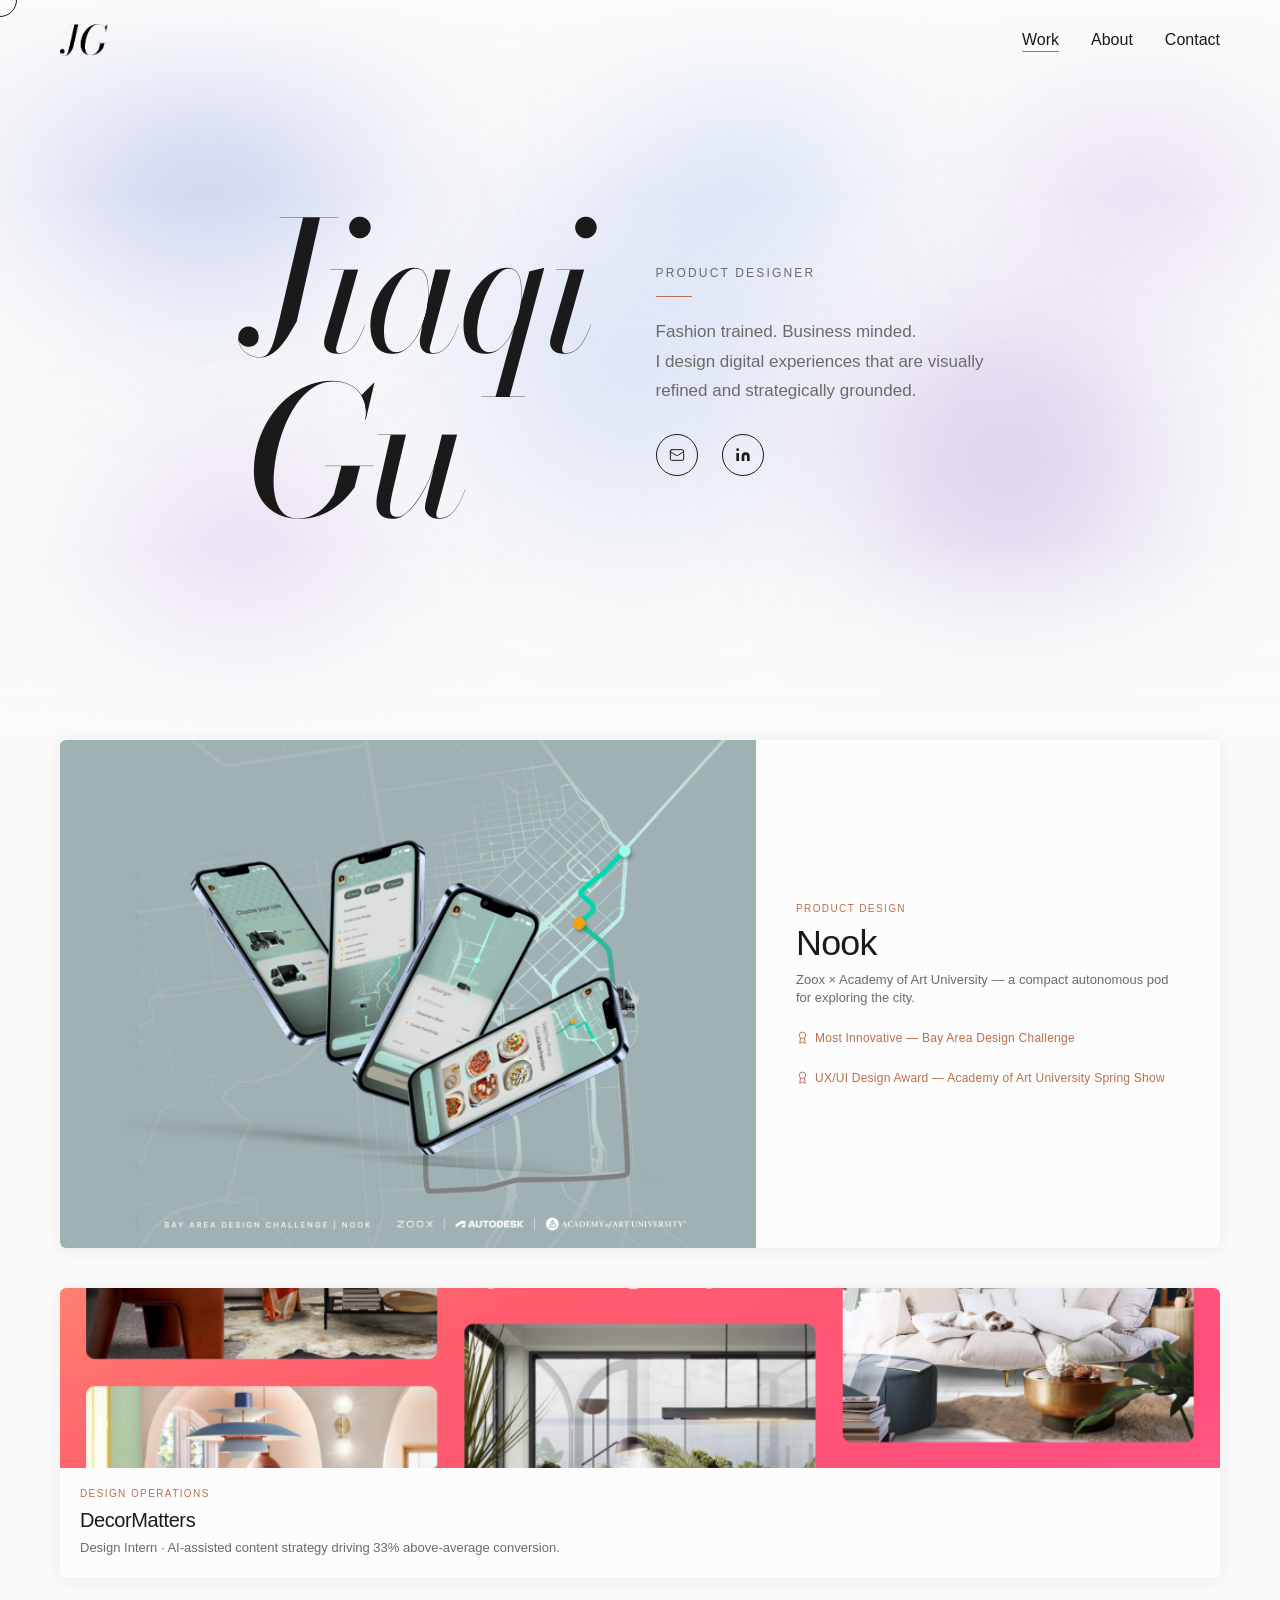
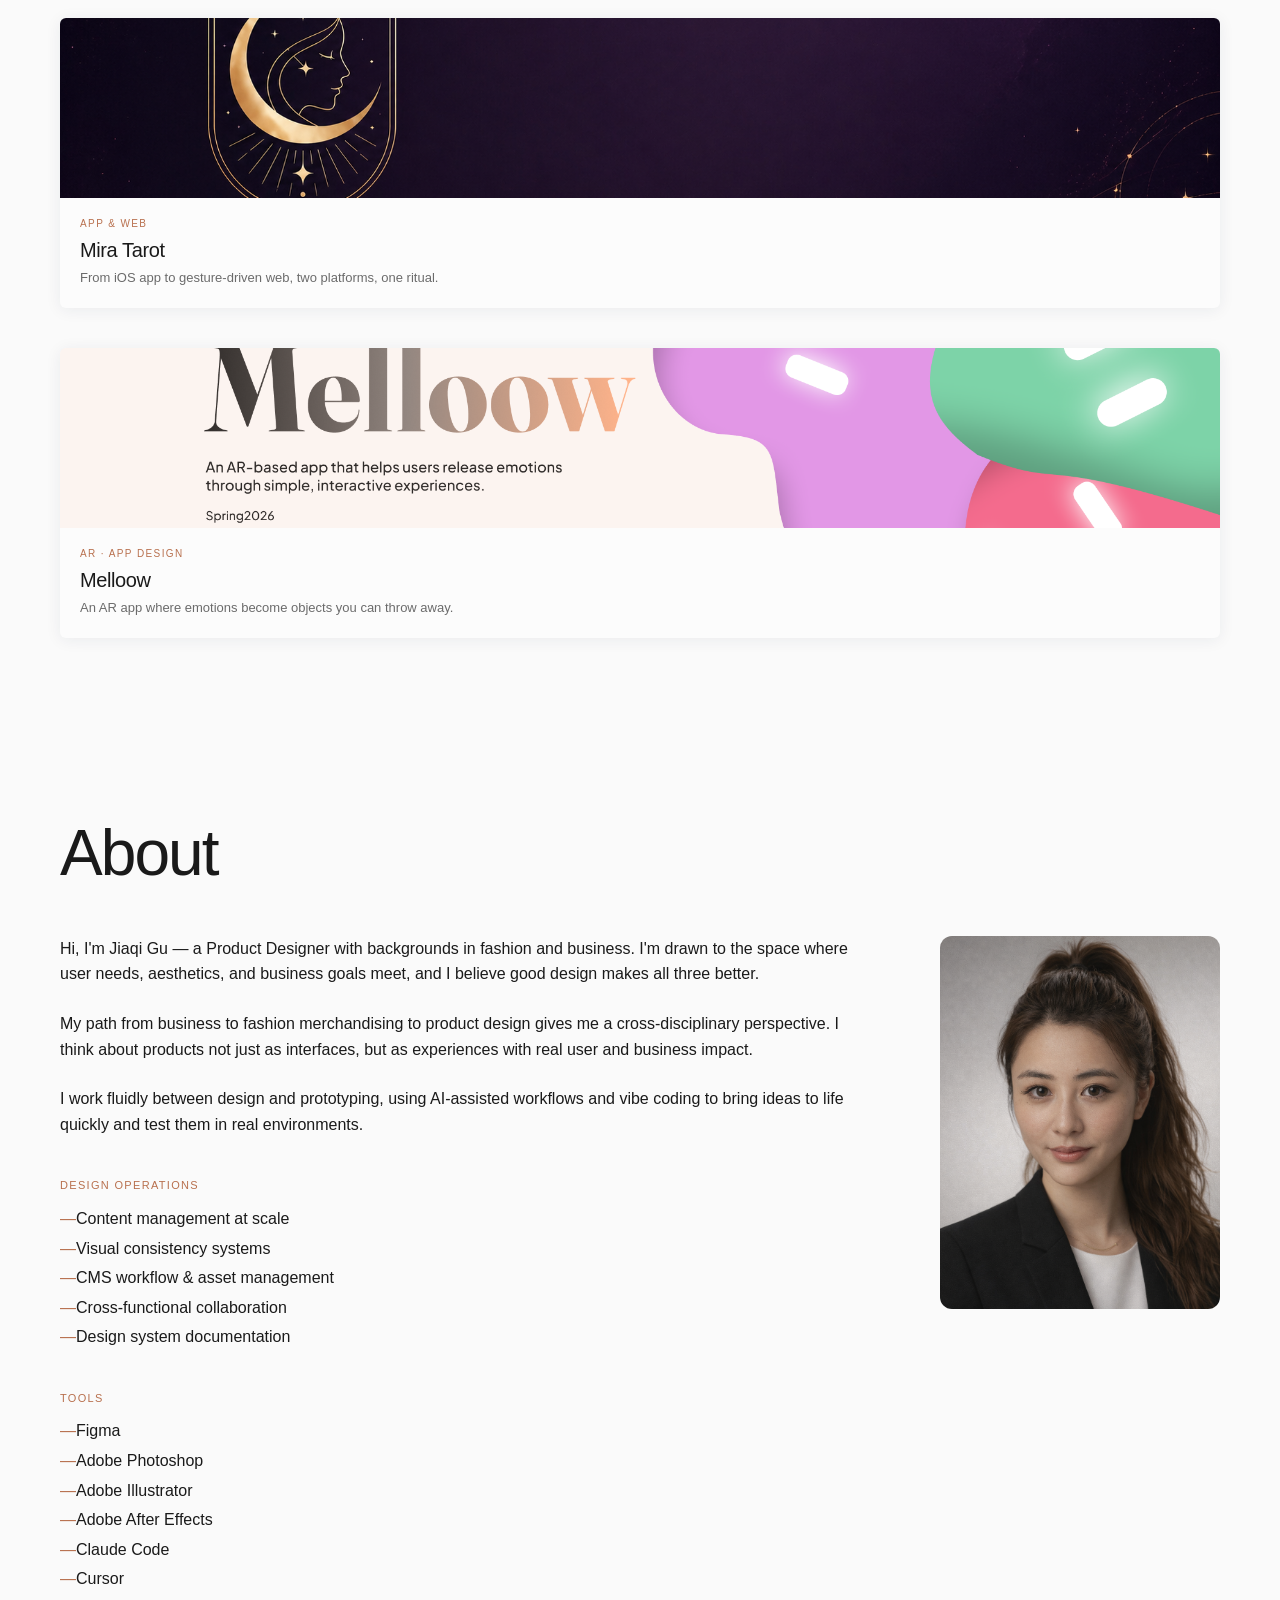
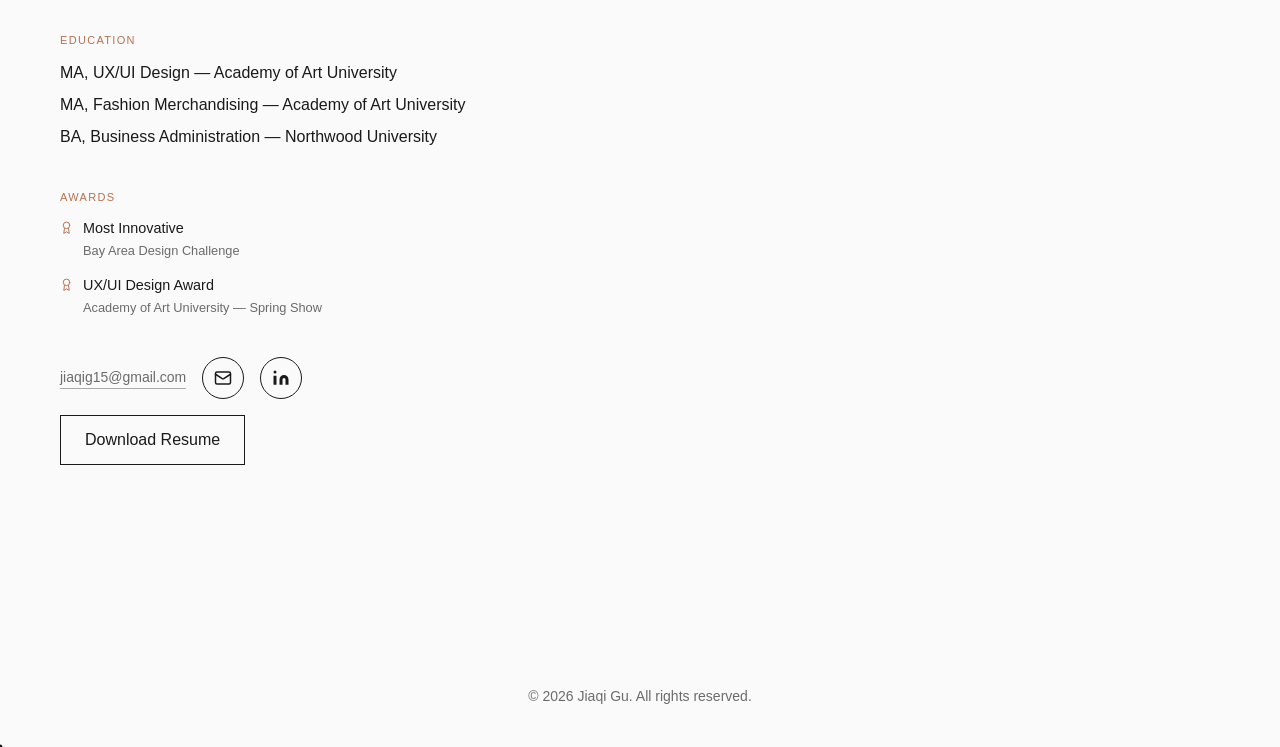
<file: index.html>
<!DOCTYPE html>
<html lang="en">
<head>
    <meta charset="UTF-8">
    <meta name="viewport" content="width=device-width, initial-scale=1.0">
    <title>Jiaqi Gu — Product Designer</title>
    <link rel="icon" type="image/png" href="images/favicon.png">
    <link rel="preconnect" href="https://fonts.googleapis.com">
    <link rel="preconnect" href="https://fonts.gstatic.com" crossorigin>
    <link rel="stylesheet" href="https://fonts.googleapis.com/css2?family=Bodoni+Moda:ital,opsz,wght@1,6..96,300;1,6..96,400&display=swap">
<link rel="stylesheet" href="styles.css">
</head>
<body>
    <!-- Navigation -->
    <nav class="navbar">
        <div class="container">
            <div class="nav-brand">
                <a href="index.html"><img src="images/logo.png" alt="Jiaqi Gu" class="nav-logo"></a>
            </div>
            <ul class="nav-menu">
                <li><a href="index.html" class="nav-link" data-section="work">Work</a></li>
                <li><a href="index.html#about" class="nav-link" data-section="about">About</a></li>
                <li><a href="https://mail.google.com/mail/?view=cm&fs=1&to=jiaqig15@gmail.com" target="_blank" class="nav-link">Contact</a></li>
            </ul>
            <div class="hamburger">
                <span></span>
                <span></span>
                <span></span>
            </div>
        </div>
    </nav>

    <!-- Hero (full-width, outside container) -->
    <div class="hero-section">
        <div class="hero-inner container">
                    <div class="hero-left">
                        <h1 class="hero-name">Jiaqi<br>Gu</h1>
                    </div>
                    <div class="hero-right">
                        <p class="hero-role-label">Product Designer</p>
                        <div class="hero-rule"></div>
                        <p class="hero-bio">Fashion trained. Business minded.<br>I design digital experiences that are visually refined and strategically grounded.</p>
                        <div class="social-links">
                            <a href="https://mail.google.com/mail/?view=cm&fs=1&to=jiaqig15@gmail.com" target="_blank" class="about-icon-link" aria-label="Email">
                                <svg width="16" height="16" viewBox="0 0 24 24" fill="none" stroke="currentColor" stroke-width="1.5" stroke-linecap="round" stroke-linejoin="round">
                                    <rect x="2" y="4" width="20" height="16" rx="2"/>
                                    <path d="m22 7-8.97 5.7a1.94 1.94 0 0 1-2.06 0L2 7"/>
                                </svg>
                            </a>
                            <a href="https://www.linkedin.com/in/jiaqi-gu-3b316827a" target="_blank" class="about-icon-link" aria-label="LinkedIn">
                                <svg width="16" height="16" viewBox="0 0 24 24" fill="currentColor">
                                    <path d="M16 8a6 6 0 0 1 6 6v7h-4v-7a2 2 0 0 0-2-2 2 2 0 0 0-2 2v7h-4v-7a6 6 0 0 1 6-6z"/>
                                    <rect x="2" y="9" width="4" height="12"/>
                                    <circle cx="4" cy="4" r="2"/>
                                </svg>
                            </a>
                        </div>
                    </div>
                </div>
        </div>
    </div>

    <!-- Work Section -->
    <main class="work-section" id="work">
        <div class="container">
            <div class="work-list show-all-grid">
                <!-- App Design (featured – full row) -->
                <div class="work-category work-category-featured" data-category="app-design">
                    <h3 class="work-category-title" style="display: none;">App Design</h3>
                    <div class="work-item-full">
                        <article class="work-item work-item-with-media work-item-featured">
                            <a href="project-1.html" class="work-link work-link-row">
                                <div class="work-item-media-container" style="background-image: url('images/nook_cover.png');"></div>
                                <div class="work-item-content-container work-item-content-featured">
                                    <span class="work-item-tag">Product Design</span>
                                    <h2 class="work-item-title">Nook</h2>
                                    <p class="work-item-subtitle">Zoox × Academy of Art University — a compact autonomous pod for exploring the city.</p>
                                    <div class="work-item-award">
                                        <svg width="13" height="13" viewBox="0 0 24 24" fill="none" stroke="currentColor" stroke-width="1.8" stroke-linecap="round" stroke-linejoin="round"><circle cx="12" cy="8" r="6"/><path d="M8.21 13.89L7 23l5-3 5 3-1.21-9.12"/></svg>
                                        Most Innovative — Bay Area Design Challenge
                                    </div>
                                    <div class="work-item-award">
                                        <svg width="13" height="13" viewBox="0 0 24 24" fill="none" stroke="currentColor" stroke-width="1.8" stroke-linecap="round" stroke-linejoin="round"><circle cx="12" cy="8" r="6"/><path d="M8.21 13.89L7 23l5-3 5 3-1.21-9.12"/></svg>
                                        UX/UI Design Award — Academy of Art University Spring Show
                                    </div>
                                </div>
                            </a>
                        </article>
                    </div>
                </div>

                <!-- Web Design -->
                <div class="work-category work-category-solo" data-category="web-design">
                    <h3 class="work-category-title" style="display: none;">Web Design</h3>
                    <div class="work-item-full">
                        <article class="work-item work-item-with-media">
                            <a href="project-2.html" class="work-link work-link-column">
                                <div class="work-item-media-container" style="background-image: url('images/decormatters_cover.png');"></div>
                                <div class="work-item-content-container">
                                    <span class="work-item-tag">Design Operations</span>
                                    <h2 class="work-item-title">DecorMatters</h2>
                                    <p class="work-item-subtitle">Design Intern · AI-assisted content strategy driving 33% above-average conversion.</p>
                                </div>
                            </a>
                        </article>
                    </div>
                </div>

                <!-- Rebranding -->
                <div class="work-category work-category-solo" data-category="rebranding">
                    <h3 class="work-category-title" style="display: none;">Rebranding</h3>
                    <div class="work-item-full">
                        <article class="work-item work-item-with-media">
                            <a href="project-3.html" class="work-link work-link-column">
                                <div class="work-item-media-container" style="background-image: url('images/tarot.png');"></div>
                                <div class="work-item-content-container">
                                    <span class="work-item-tag">App & Web</span>
                                    <h2 class="work-item-title">Mira Tarot</h2>
                                    <p class="work-item-subtitle">From iOS app to gesture-driven web, two platforms, one ritual.</p>
                                </div>
                            </a>
                        </article>
                    </div>
                </div>

                <!-- Web Design 2 -->
                <div class="work-category work-category-solo" data-category="web-design">
                    <h3 class="work-category-title" style="display: none;">Web Design</h3>
                    <div class="work-item-full">
                        <article class="work-item work-item-with-media">
                            <a href="project-4.html" class="work-link work-link-column">
                                <div class="work-item-media-container" style="background-image: url('images/emotional.png');"></div>
                                <div class="work-item-content-container">
                                    <span class="work-item-tag">AR · App Design</span>
                                    <h2 class="work-item-title">Melloow</h2>
                                    <p class="work-item-subtitle">An AR app where emotions become objects you can throw away.</p>
                                </div>
                            </a>
                        </article>
                    </div>
                </div>

            </div>
        </div>
    </main>

    <!-- About Section -->
    <section class="page-section" id="about">
        <div class="container">
            <h1 class="page-title about-fade" style="transition-delay:0s">About</h1>

            <div class="about-layout">
                <div class="about-text-col">
                    <p class="about-text about-fade" style="transition-delay:0.15s">
                        Hi, I'm Jiaqi Gu — a Product Designer with backgrounds in fashion and business. I'm drawn to the space where user needs, aesthetics, and business goals meet, and I believe good design makes all three better.
                    </p>
                    <p class="about-text about-fade" style="transition-delay:0.25s">
                        My path from business to fashion merchandising to product design gives me a cross-disciplinary perspective. I think about products not just as interfaces, but as experiences with real user and business impact.
                    </p>
                    <p class="about-text about-fade" style="transition-delay:0.35s">
                        I work fluidly between design and prototyping, using AI-assisted workflows and vibe coding to bring ideas to life quickly and test them in real environments.
                    </p>

                    <div class="about-section about-fade" style="transition-delay:0.45s">
                        <p class="about-section-label">Design Operations</p>
                        <ul class="about-tools-list">
                            <li>Content management at scale</li>
                            <li>Visual consistency systems</li>
                            <li>CMS workflow & asset management</li>
                            <li>Cross-functional collaboration</li>
                            <li>Design system documentation</li>
                        </ul>
                    </div>

                    <div class="about-section about-fade" style="transition-delay:0.45s">
                        <p class="about-section-label">Tools</p>
                        <ul class="about-tools-list">
                            <li>Figma</li>
                            <li>Adobe Photoshop</li>
                            <li>Adobe Illustrator</li>
                            <li>Adobe After Effects</li>
                            <li>Claude Code</li>
                            <li>Cursor</li>
                        </ul>
                    </div>

                    <div class="about-section about-fade" style="transition-delay:0.55s">
                        <p class="about-section-label">Education</p>
                        <p class="about-edu-item">MA, UX/UI Design — Academy of Art University</p>
                        <p class="about-edu-item">MA, Fashion Merchandising — Academy of Art University</p>
                        <p class="about-edu-item">BA, Business Administration — Northwood University</p>
                    </div>

                    <div class="about-section about-fade" style="transition-delay:0.60s">
                        <p class="about-section-label">Awards</p>
                        <div class="about-award-item">
                            <svg width="13" height="13" viewBox="0 0 24 24" fill="none" stroke="var(--accent)" stroke-width="1.8" stroke-linecap="round" stroke-linejoin="round"><circle cx="12" cy="8" r="6"/><path d="M8.21 13.89L7 23l5-3 5 3-1.21-9.12"/></svg>
                            <div>
                                <p class="about-award-title">Most Innovative</p>
                                <p class="about-award-sub">Bay Area Design Challenge</p>
                            </div>
                        </div>
                        <div class="about-award-item">
                            <svg width="13" height="13" viewBox="0 0 24 24" fill="none" stroke="var(--accent)" stroke-width="1.8" stroke-linecap="round" stroke-linejoin="round"><circle cx="12" cy="8" r="6"/><path d="M8.21 13.89L7 23l5-3 5 3-1.21-9.12"/></svg>
                            <div>
                                <p class="about-award-title">UX/UI Design Award</p>
                                <p class="about-award-sub">Academy of Art University — Spring Show</p>
                            </div>
                        </div>
                    </div>

                    <div class="about-contact about-fade" style="transition-delay:0.65s">
                        <a href="https://mail.google.com/mail/?view=cm&fs=1&to=jiaqig15@gmail.com" target="_blank" class="about-email">jiaqig15@gmail.com</a>
                        <a href="https://mail.google.com/mail/?view=cm&fs=1&to=jiaqig15@gmail.com" target="_blank" class="about-icon-link" aria-label="Email">
                            <svg width="18" height="18" viewBox="0 0 24 24" fill="none" stroke="currentColor" stroke-width="2" stroke-linecap="round" stroke-linejoin="round">
                                <rect x="2" y="4" width="20" height="16" rx="2"/>
                                <path d="m22 7-8.97 5.7a1.94 1.94 0 0 1-2.06 0L2 7"/>
                            </svg>
                        </a>
                        <a href="https://www.linkedin.com/in/jiaqi-gu-3b316827a" target="_blank" class="about-icon-link" aria-label="LinkedIn">
                            <svg width="18" height="18" viewBox="0 0 24 24" fill="currentColor">
                                <path d="M16 8a6 6 0 0 1 6 6v7h-4v-7a2 2 0 0 0-2-2 2 2 0 0 0-2 2v7h-4v-7a6 6 0 0 1 6-6z"/>
                                <rect x="2" y="9" width="4" height="12"/>
                                <circle cx="4" cy="4" r="2"/>
                            </svg>
                        </a>
                    </div>

                    <div class="resume-download about-fade" style="transition-delay:0.75s">
                        <a href="images/jiaqi_gu_resume.pdf" class="btn" download>Download Resume</a>
                    </div>
                </div>
                <div class="about-photo-col about-fade" style="transition-delay:0.25s">
                    <img src="images/me.PNG" alt="Jiaqi Gu" class="about-photo">
                </div>
            </div>
        </div>
    </section>

    <!-- Footer -->
    <footer class="footer">
        <div class="container">
            <p>© <span id="current-year">2024</span> Jiaqi Gu. All rights reserved.</p>
        </div>
    </footer>

    <script src="script.js"></script>
</body>
</html>
</file>
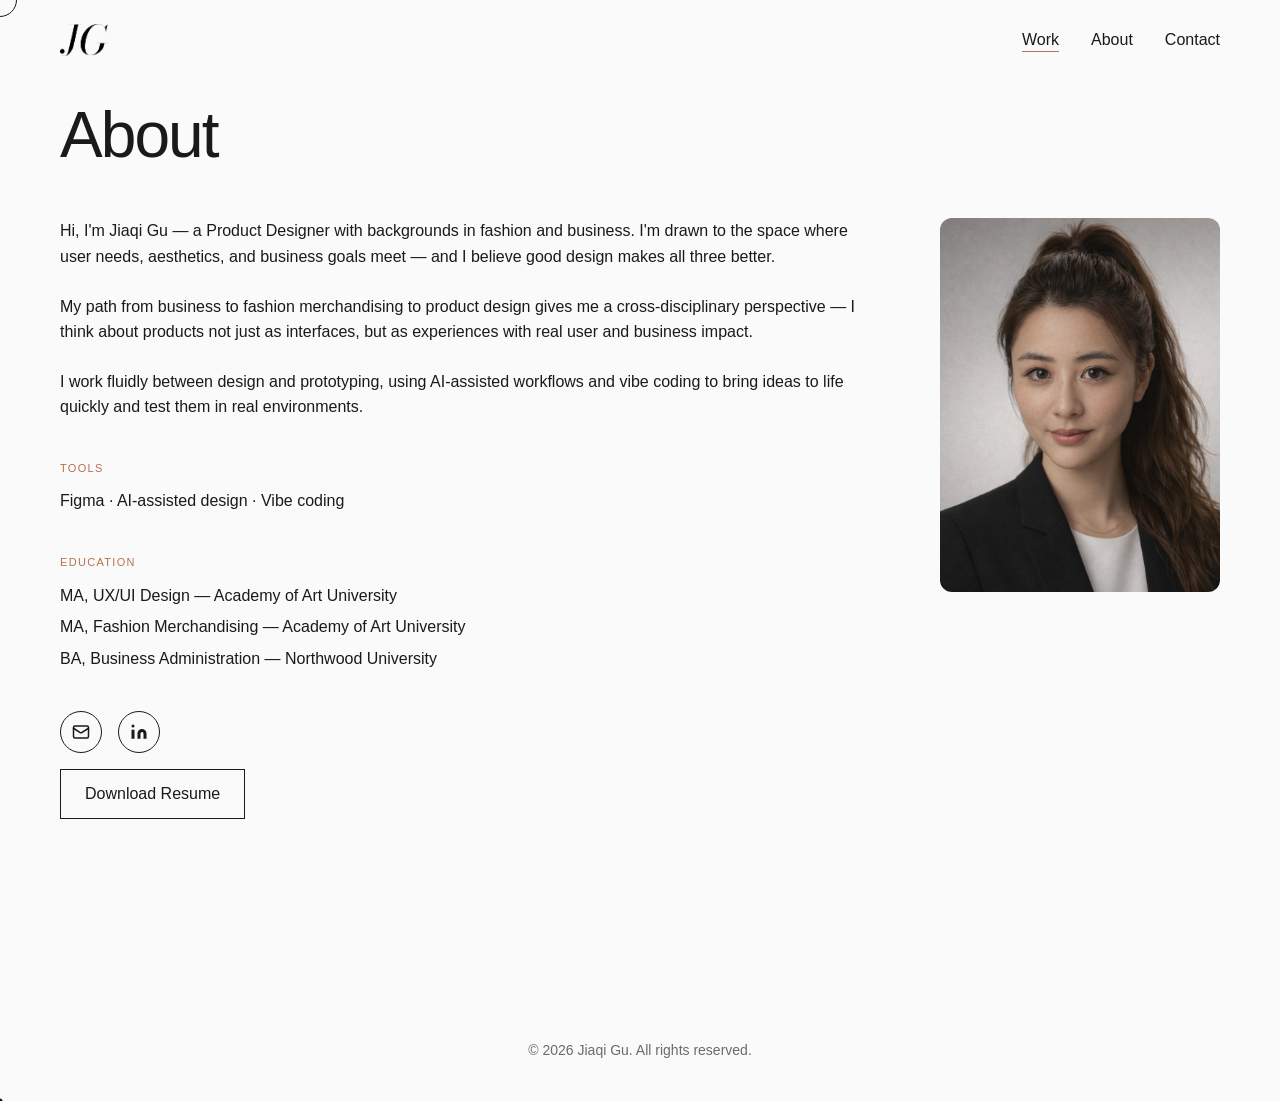
<file: about.html>
<!DOCTYPE html>
<html lang="en">
<head>
    <meta charset="UTF-8">
    <meta name="viewport" content="width=device-width, initial-scale=1.0">
    <title>About — Jiaqi Gu</title>
    <link rel="icon" type="image/png" href="images/logo.png">
    <link rel="preconnect" href="https://fonts.googleapis.com">
    <link rel="preconnect" href="https://fonts.gstatic.com" crossorigin>
    <link rel="stylesheet" href="styles.css">
</head>
<body>
    <!-- Navigation -->
    <nav class="navbar">
        <div class="container">
            <div class="nav-brand">
                <a href="index.html"><img src="images/logo.png" alt="Jiaqi Gu" class="nav-logo"></a>
            </div>
            <ul class="nav-menu">
                <li><a href="index.html" class="nav-link" data-section="work">Work</a></li>
                <li><a href="index.html#about" class="nav-link" data-section="about">About</a></li>
                <li><a href="https://mail.google.com/mail/?view=cm&fs=1&to=jiaqig15@gmail.com" target="_blank" class="nav-link">Contact</a></li>
            </ul>
            <div class="hamburger">
                <span></span>
                <span></span>
                <span></span>
            </div>
        </div>
    </nav>

    <!-- About Section -->
    <main class="page-section">
        <div class="container">
            <h1 class="page-title">About</h1>

            <div class="about-layout">
                <div class="about-text-col">
                    <p class="about-text">
                        Hi, I'm Jiaqi Gu — a Product Designer with backgrounds in fashion and business. I'm drawn to the space where user needs, aesthetics, and business goals meet — and I believe good design makes all three better.
                    </p>
                    <p class="about-text">
                        My path from business to fashion merchandising to product design gives me a cross-disciplinary perspective — I think about products not just as interfaces, but as experiences with real user and business impact.
                    </p>
                    <p class="about-text">
                        I work fluidly between design and prototyping, using AI-assisted workflows and vibe coding to bring ideas to life quickly and test them in real environments.
                    </p>

                    <div class="about-section">
                        <p class="about-section-label">Tools</p>
                        <p class="about-text">Figma · AI-assisted design · Vibe coding</p>
                    </div>

                    <div class="about-section">
                        <p class="about-section-label">Education</p>
                        <p class="about-edu-item">MA, UX/UI Design — Academy of Art University</p>
                        <p class="about-edu-item">MA, Fashion Merchandising — Academy of Art University</p>
                        <p class="about-edu-item">BA, Business Administration — Northwood University</p>
                    </div>

                    <div class="about-contact">
                        <a href="https://mail.google.com/mail/?view=cm&fs=1&to=jiaqig15@gmail.com" target="_blank" class="about-icon-link" aria-label="Email">
                            <svg width="18" height="18" viewBox="0 0 24 24" fill="none" stroke="currentColor" stroke-width="2" stroke-linecap="round" stroke-linejoin="round">
                                <rect x="2" y="4" width="20" height="16" rx="2"/>
                                <path d="m22 7-8.97 5.7a1.94 1.94 0 0 1-2.06 0L2 7"/>
                            </svg>
                        </a>
                        <a href="https://www.linkedin.com/in/jiaqi-gu-3b316827a" target="_blank" class="about-icon-link" aria-label="LinkedIn">
                            <svg width="18" height="18" viewBox="0 0 24 24" fill="currentColor">
                                <path d="M16 8a6 6 0 0 1 6 6v7h-4v-7a2 2 0 0 0-2-2 2 2 0 0 0-2 2v7h-4v-7a6 6 0 0 1 6-6z"/>
                                <rect x="2" y="9" width="4" height="12"/>
                                <circle cx="4" cy="4" r="2"/>
                            </svg>
                        </a>
                    </div>

                    <div class="resume-download">
                        <a href="images/jiaqi_gu_resume.pdf" class="btn" download>Download Resume</a>
                    </div>
                </div>
                <div class="about-photo-col">
                    <img src="images/me.PNG" alt="Jiaqi Gu" class="about-photo">
                </div>
            </div>
        </div>
    </main>

    <!-- Footer -->
    <footer class="footer">
        <div class="container">
            <p>© <span id="current-year">2024</span> Jiaqi Gu. All rights reserved.</p>
        </div>
    </footer>

    <script src="script.js"></script>
</body>
</html>
</file>
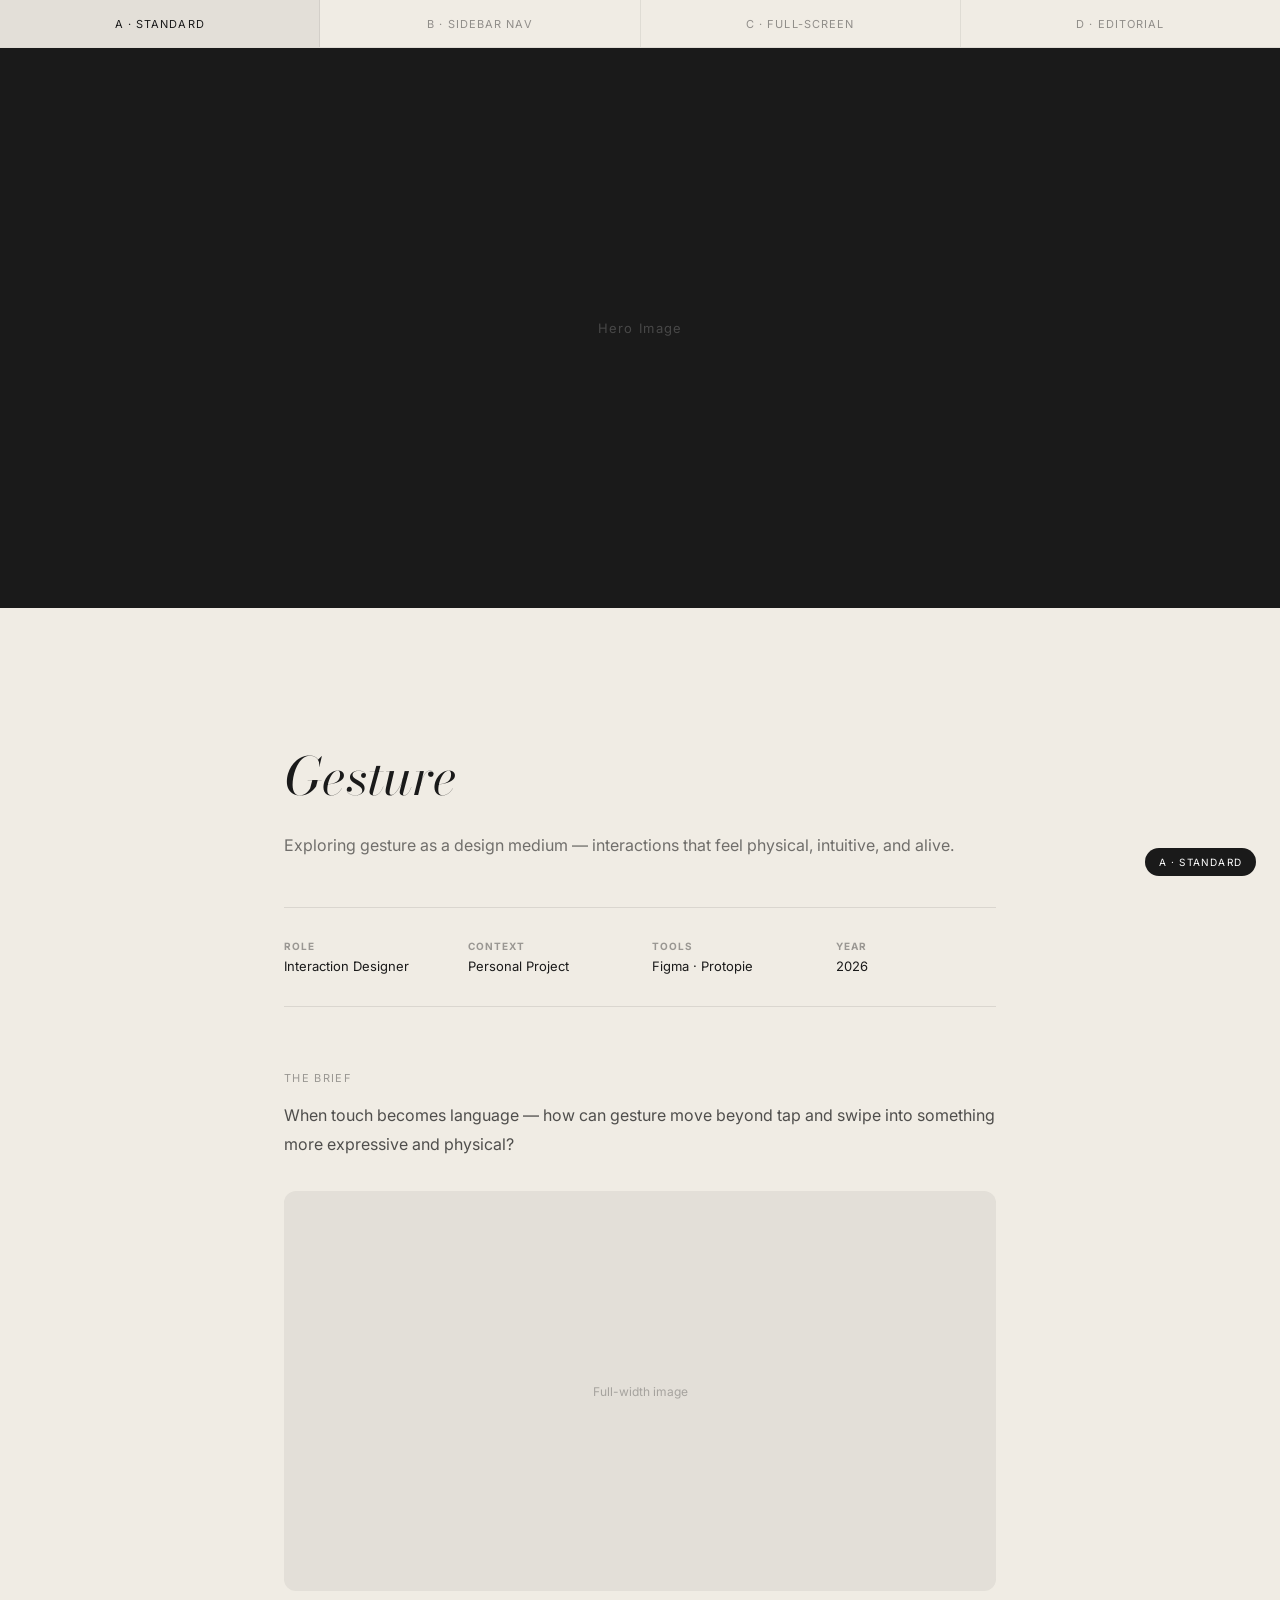
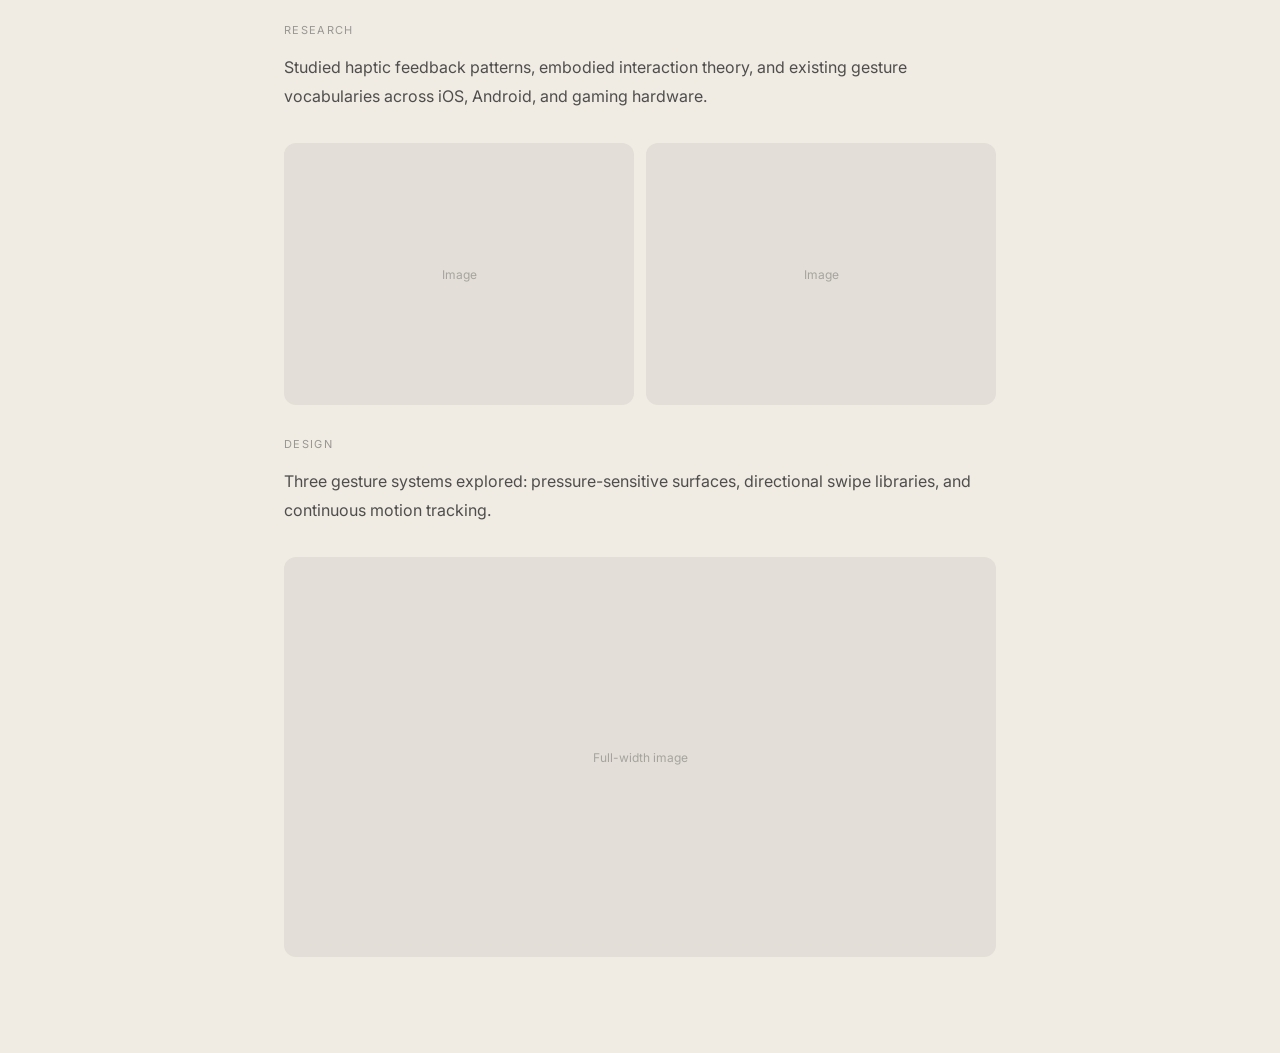
<file: layout-demo.html>
<!DOCTYPE html>
<html lang="en">
<head>
<meta charset="UTF-8">
<meta name="viewport" content="width=device-width, initial-scale=1.0">
<title>Layout Options</title>
<link rel="preconnect" href="https://fonts.googleapis.com">
<link href="https://fonts.googleapis.com/css2?family=Bodoni+Moda:ital,opsz,wght@1,6..96,300;1,6..96,400&family=Inter:wght@300;400;500&display=swap" rel="stylesheet">
<style>
* { margin: 0; padding: 0; box-sizing: border-box; }
body { background: #f0ece4; font-family: 'Inter', sans-serif; color: #1a1a1a; }

/* ── NAV ── */
.top-nav {
  position: fixed; top: 0; left: 0; right: 0; z-index: 100;
  background: rgba(240,236,228,0.92); backdrop-filter: blur(12px);
  border-bottom: 1px solid rgba(26,26,26,0.08);
  display: flex; gap: 0; height: 48px;
}
.top-nav a {
  flex: 1; display: flex; align-items: center; justify-content: center;
  font-size: 11px; letter-spacing: 0.1em; text-transform: uppercase;
  color: rgba(26,26,26,0.45); text-decoration: none;
  border-right: 1px solid rgba(26,26,26,0.08);
  transition: color 0.2s, background 0.2s;
}
.top-nav a:last-child { border-right: none; }
.top-nav a:hover { color: #1a1a1a; background: rgba(26,26,26,0.04); }
.top-nav a.active { color: #1a1a1a; background: rgba(26,26,26,0.06); }

/* ── SECTION WRAPPER ── */
.layout-section { display: none; padding-top: 48px; min-height: 100vh; }
.layout-section.active { display: block; }

.section-badge {
  position: fixed; bottom: 24px; right: 24px; z-index: 99;
  background: #1a1a1a; color: white;
  font-size: 10px; letter-spacing: 0.12em; text-transform: uppercase;
  padding: 8px 14px; border-radius: 20px;
  pointer-events: none;
}

/* ═══════════════════════════════════════════
   LAYOUT A — Standard (current)
═══════════════════════════════════════════ */
#layout-a .hero {
  width: 100%; aspect-ratio: 16/7;
  background: #1a1a1a;
  display: flex; align-items: center; justify-content: center;
}
#layout-a .hero span { color: rgba(255,255,255,0.2); font-size: 13px; letter-spacing: 0.1em; }
#layout-a .container { max-width: 760px; margin: 0 auto; padding: 64px 24px; }
#layout-a h1 { font-family: 'Bodoni Moda', serif; font-style: italic; font-size: 52px; font-weight: 300; margin-bottom: 16px; }
#layout-a .subtitle { font-size: 16px; color: rgba(26,26,26,0.6); line-height: 1.7; margin-bottom: 48px; }
#layout-a .meta { display: grid; grid-template-columns: repeat(4,1fr); gap: 24px; padding: 32px 0; border-top: 1px solid rgba(26,26,26,0.1); border-bottom: 1px solid rgba(26,26,26,0.1); margin-bottom: 64px; }
#layout-a .meta h3 { font-size: 10px; letter-spacing: 0.1em; text-transform: uppercase; color: rgba(26,26,26,0.4); margin-bottom: 6px; }
#layout-a .meta p { font-size: 13px; }
#layout-a .section-title { font-size: 11px; letter-spacing: 0.12em; text-transform: uppercase; color: rgba(26,26,26,0.4); margin-bottom: 16px; }
#layout-a .body-text { font-size: 16px; line-height: 1.8; color: rgba(26,26,26,0.75); margin-bottom: 32px; }
#layout-a .img-block { width: 100%; aspect-ratio: 16/9; background: rgba(26,26,26,0.06); border-radius: 12px; margin: 32px 0; display: flex; align-items: center; justify-content: center; }
#layout-a .img-block span { font-size: 12px; color: rgba(26,26,26,0.3); }
#layout-a .img-row { display: grid; grid-template-columns: 1fr 1fr; gap: 12px; margin: 32px 0; }
#layout-a .img-row .img-block { margin: 0; aspect-ratio: 4/3; }

/* ═══════════════════════════════════════════
   LAYOUT B — Sticky sidebar nav
═══════════════════════════════════════════ */
#layout-b .hero {
  width: 100%; aspect-ratio: 16/7;
  background: #1a1a1a;
  display: flex; align-items: center; justify-content: center;
}
#layout-b .hero span { color: rgba(255,255,255,0.2); font-size: 13px; letter-spacing: 0.1em; }
#layout-b .b-layout { display: grid; grid-template-columns: 180px 1fr; max-width: 1100px; margin: 0 auto; padding: 0 24px; gap: 80px; }
#layout-b .b-sidebar { padding-top: 64px; }
#layout-b .b-sidebar-inner { position: sticky; top: 80px; }
#layout-b .b-sidebar h1 { font-family: 'Bodoni Moda', serif; font-style: italic; font-size: 28px; font-weight: 300; margin-bottom: 32px; line-height: 1.2; }
#layout-b .b-nav { display: flex; flex-direction: column; gap: 0; }
#layout-b .b-nav a {
  font-size: 11px; letter-spacing: 0.08em; text-transform: uppercase;
  color: rgba(26,26,26,0.35); text-decoration: none;
  padding: 10px 0; border-left: 2px solid transparent;
  padding-left: 12px; transition: all 0.2s;
}
#layout-b .b-nav a:hover { color: #1a1a1a; border-color: #1a1a1a; }
#layout-b .b-nav a.active { color: #1a1a1a; border-color: #1a1a1a; }
#layout-b .b-content { padding: 64px 0; }
#layout-b .b-chapter { padding: 64px 0; border-top: 1px solid rgba(26,26,26,0.1); }
#layout-b .b-chapter:first-child { border-top: none; padding-top: 0; }
#layout-b .chapter-label { font-size: 10px; letter-spacing: 0.14em; text-transform: uppercase; color: rgba(26,26,26,0.35); margin-bottom: 12px; }
#layout-b .chapter-title { font-size: 28px; font-weight: 300; margin-bottom: 24px; }
#layout-b .body-text { font-size: 15px; line-height: 1.8; color: rgba(26,26,26,0.7); margin-bottom: 20px; }
#layout-b .img-block { width: 100%; aspect-ratio: 16/9; background: rgba(26,26,26,0.06); border-radius: 10px; margin: 24px 0; display: flex; align-items: center; justify-content: center; }
#layout-b .img-block span { font-size: 12px; color: rgba(26,26,26,0.3); }
#layout-b .img-row { display: grid; grid-template-columns: repeat(3,1fr); gap: 10px; margin: 24px 0; }
#layout-b .img-row .img-block { margin: 0; aspect-ratio: 3/4; }

/* ═══════════════════════════════════════════
   LAYOUT C — Full-screen sections
═══════════════════════════════════════════ */
#layout-c .c-section {
  min-height: 100vh; display: flex; align-items: center;
  padding: 80px 60px; position: relative;
}
#layout-c .c-section:nth-child(1) { background: #1a1a1a; color: white; }
#layout-c .c-section:nth-child(2) { background: #f0ece4; }
#layout-c .c-section:nth-child(3) { background: #e8e2d6; }
#layout-c .c-section:nth-child(4) { background: #d8d4cc; }
#layout-c .c-section:nth-child(5) { background: #1a1a1a; color: white; }

#layout-c .c-hero-content { max-width: 700px; }
#layout-c .c-tag { font-size: 11px; letter-spacing: 0.14em; text-transform: uppercase; opacity: 0.4; margin-bottom: 24px; }
#layout-c .c-title { font-family: 'Bodoni Moda', serif; font-style: italic; font-size: 80px; font-weight: 300; line-height: 1; margin-bottom: 32px; }
#layout-c .c-desc { font-size: 18px; line-height: 1.7; opacity: 0.65; max-width: 480px; }
#layout-c .c-meta { display: flex; gap: 48px; margin-top: 48px; padding-top: 32px; border-top: 1px solid rgba(255,255,255,0.15); }
#layout-c .c-meta-item h3 { font-size: 10px; letter-spacing: 0.1em; text-transform: uppercase; opacity: 0.4; margin-bottom: 6px; }
#layout-c .c-meta-item p { font-size: 13px; }

#layout-c .c-split { display: grid; grid-template-columns: 1fr 1fr; gap: 80px; align-items: center; width: 100%; max-width: 1200px; margin: 0 auto; }
#layout-c .c-split-text .section-num { font-size: 60px; font-weight: 300; opacity: 0.08; line-height: 1; margin-bottom: -8px; }
#layout-c .c-split-text .section-label { font-size: 10px; letter-spacing: 0.14em; text-transform: uppercase; opacity: 0.4; margin-bottom: 16px; }
#layout-c .c-split-text h2 { font-size: 32px; font-weight: 300; margin-bottom: 20px; }
#layout-c .c-split-text p { font-size: 15px; line-height: 1.8; opacity: 0.65; }
#layout-c .c-img { width: 100%; aspect-ratio: 4/3; background: rgba(26,26,26,0.08); border-radius: 16px; display: flex; align-items: center; justify-content: center; }
#layout-c .c-img span { font-size: 12px; color: rgba(26,26,26,0.3); }
#layout-c .c-section:nth-child(1) .c-img { background: rgba(255,255,255,0.06); }
#layout-c .c-section:nth-child(1) .c-img span { color: rgba(255,255,255,0.2); }
#layout-c .c-section:nth-child(5) .c-img { background: rgba(255,255,255,0.06); }

#layout-c .c-full { width: 100%; max-width: 1200px; margin: 0 auto; }
#layout-c .c-full h2 { font-size: 40px; font-weight: 300; margin-bottom: 40px; }
#layout-c .c-grid { display: grid; grid-template-columns: repeat(3,1fr); gap: 16px; }
#layout-c .c-grid-item { aspect-ratio: 3/4; background: rgba(26,26,26,0.08); border-radius: 12px; display: flex; align-items: center; justify-content: center; }
#layout-c .c-grid-item span { font-size: 11px; color: rgba(26,26,26,0.3); }

/* ═══════════════════════════════════════════
   LAYOUT D — Editorial / Magazine
═══════════════════════════════════════════ */
#layout-d { background: #f5f2ec; }
#layout-d .d-hero { width: 100%; min-height: 100vh; display: grid; grid-template-columns: 1fr 1fr; }
#layout-d .d-hero-left { background: #1a1a1a; display: flex; flex-direction: column; justify-content: flex-end; padding: 60px; }
#layout-d .d-hero-left .tag { font-size: 10px; letter-spacing: 0.16em; text-transform: uppercase; color: rgba(255,255,255,0.35); margin-bottom: 20px; }
#layout-d .d-hero-left h1 { font-family: 'Bodoni Moda', serif; font-style: italic; font-size: 88px; font-weight: 300; color: white; line-height: 0.9; margin-bottom: 32px; }
#layout-d .d-hero-left .meta-row { display: flex; gap: 32px; border-top: 1px solid rgba(255,255,255,0.12); padding-top: 24px; }
#layout-d .d-hero-left .meta-row span { font-size: 11px; color: rgba(255,255,255,0.4); }
#layout-d .d-hero-right { display: flex; align-items: center; justify-content: center; background: rgba(26,26,26,0.05); }
#layout-d .d-hero-right span { font-size: 12px; color: rgba(26,26,26,0.3); }

#layout-d .d-body { max-width: 1100px; margin: 0 auto; padding: 80px 60px; }
#layout-d .d-intro { display: grid; grid-template-columns: 1fr 1fr; gap: 80px; margin-bottom: 80px; padding-bottom: 80px; border-bottom: 1px solid rgba(26,26,26,0.1); }
#layout-d .d-intro .drop-cap::first-letter { font-family: 'Bodoni Moda', serif; font-style: italic; float: left; font-size: 72px; line-height: 0.8; margin-right: 8px; margin-top: 8px; }
#layout-d .d-intro p { font-size: 16px; line-height: 1.8; color: rgba(26,26,26,0.7); }
#layout-d .d-intro-right { padding-top: 8px; }
#layout-d .d-intro-right .pull-quote { font-family: 'Bodoni Moda', serif; font-style: italic; font-size: 28px; font-weight: 300; line-height: 1.4; color: rgba(26,26,26,0.8); border-left: 2px solid #1a1a1a; padding-left: 24px; margin-bottom: 32px; }
#layout-d .d-intro-right p { font-size: 14px; line-height: 1.8; color: rgba(26,26,26,0.55); }

#layout-d .d-spread { display: grid; grid-template-columns: 3fr 2fr; gap: 24px; margin-bottom: 80px; }
#layout-d .d-spread .main-img { background: rgba(26,26,26,0.08); border-radius: 12px; aspect-ratio: 4/3; display: flex; align-items: center; justify-content: center; }
#layout-d .d-spread .main-img span { font-size: 12px; color: rgba(26,26,26,0.3); }
#layout-d .d-spread .side-col { display: flex; flex-direction: column; gap: 24px; }
#layout-d .d-spread .side-col .side-text { padding: 24px; background: white; border-radius: 12px; }
#layout-d .d-spread .side-col .side-text h3 { font-size: 10px; letter-spacing: 0.12em; text-transform: uppercase; color: rgba(26,26,26,0.4); margin-bottom: 10px; }
#layout-d .d-spread .side-col .side-text p { font-size: 14px; line-height: 1.7; color: rgba(26,26,26,0.65); }
#layout-d .d-spread .side-col .side-img { flex: 1; background: rgba(26,26,26,0.06); border-radius: 12px; display: flex; align-items: center; justify-content: center; min-height: 160px; }
#layout-d .d-spread .side-col .side-img span { font-size: 11px; color: rgba(26,26,26,0.3); }

#layout-d .d-full-img { width: 100%; aspect-ratio: 21/9; background: rgba(26,26,26,0.08); border-radius: 16px; margin-bottom: 80px; display: flex; align-items: center; justify-content: center; }
#layout-d .d-full-img span { font-size: 12px; color: rgba(26,26,26,0.3); }

#layout-d .d-text-section { display: grid; grid-template-columns: 180px 1fr; gap: 60px; margin-bottom: 64px; }
#layout-d .d-text-section .section-label { font-size: 10px; letter-spacing: 0.14em; text-transform: uppercase; color: rgba(26,26,26,0.35); padding-top: 4px; }
#layout-d .d-text-section .section-body h2 { font-size: 30px; font-weight: 300; margin-bottom: 20px; }
#layout-d .d-text-section .section-body p { font-size: 15px; line-height: 1.8; color: rgba(26,26,26,0.65); }

#layout-d .d-3col { display: grid; grid-template-columns: repeat(3,1fr); gap: 16px; margin-bottom: 80px; }
#layout-d .d-3col .col-img { aspect-ratio: 3/4; background: rgba(26,26,26,0.06); border-radius: 12px; display: flex; align-items: center; justify-content: center; }
#layout-d .d-3col .col-img span { font-size: 11px; color: rgba(26,26,26,0.3); }
</style>
</head>
<body>

<nav class="top-nav">
  <a href="#" class="active" onclick="show('a',this)">A · Standard</a>
  <a href="#" onclick="show('b',this)">B · Sidebar Nav</a>
  <a href="#" onclick="show('c',this)">C · Full-screen</a>
  <a href="#" onclick="show('d',this)">D · Editorial</a>
</nav>

<!-- ═══ LAYOUT A ═══ -->
<div id="layout-a" class="layout-section active">
  <div class="hero"><span>Hero Image</span></div>
  <div class="container">
    <header style="padding-top:64px; margin-bottom:32px;">
      <h1>Gesture</h1>
      <p class="subtitle">Exploring gesture as a design medium — interactions that feel physical, intuitive, and alive.</p>
    </header>
    <div class="meta">
      <div><h3>Role</h3><p>Interaction Designer</p></div>
      <div><h3>Context</h3><p>Personal Project</p></div>
      <div><h3>Tools</h3><p>Figma · Protopie</p></div>
      <div><h3>Year</h3><p>2026</p></div>
    </div>
    <div class="project-content">
      <p class="section-title">The Brief</p>
      <p class="body-text">When touch becomes language — how can gesture move beyond tap and swipe into something more expressive and physical?</p>
      <div class="img-block"><span>Full-width image</span></div>
      <p class="section-title">Research</p>
      <p class="body-text">Studied haptic feedback patterns, embodied interaction theory, and existing gesture vocabularies across iOS, Android, and gaming hardware.</p>
      <div class="img-row">
        <div class="img-block"><span>Image</span></div>
        <div class="img-block"><span>Image</span></div>
      </div>
      <p class="section-title">Design</p>
      <p class="body-text">Three gesture systems explored: pressure-sensitive surfaces, directional swipe libraries, and continuous motion tracking.</p>
      <div class="img-block"><span>Full-width image</span></div>
    </div>
  </div>
</div>

<!-- ═══ LAYOUT B ═══ -->
<div id="layout-b" class="layout-section">
  <div class="hero"><span>Hero Image</span></div>
  <div class="b-layout">
    <div class="b-sidebar">
      <div class="b-sidebar-inner">
        <h1>Gesture</h1>
        <nav class="b-nav">
          <a href="#b-brief" class="active">Brief</a>
          <a href="#b-research">Research</a>
          <a href="#b-design">Design</a>
          <a href="#b-prototype">Prototype</a>
          <a href="#b-outcome">Outcome</a>
        </nav>
      </div>
    </div>
    <div class="b-content">
      <div class="b-chapter" id="b-brief">
        <p class="chapter-label">01 — Brief</p>
        <h2 class="chapter-title">When touch becomes language</h2>
        <p class="body-text">Exploring gesture as a design medium — interactions that feel physical, intuitive, and alive. What happens when we move beyond tap and swipe?</p>
        <div class="img-block"><span>Image</span></div>
      </div>
      <div class="b-chapter" id="b-research">
        <p class="chapter-label">02 — Research</p>
        <h2 class="chapter-title">How people already move</h2>
        <p class="body-text">Studied haptic feedback patterns, embodied interaction theory, and existing gesture vocabularies across iOS, Android, and gaming hardware.</p>
        <div class="img-row">
          <div class="img-block"><span>Image</span></div>
          <div class="img-block"><span>Image</span></div>
          <div class="img-block"><span>Image</span></div>
        </div>
      </div>
      <div class="b-chapter" id="b-design">
        <p class="chapter-label">03 — Design</p>
        <h2 class="chapter-title">Three gesture systems</h2>
        <p class="body-text">Pressure-sensitive surfaces, directional swipe libraries, and continuous motion tracking — each tested against real user scenarios.</p>
        <div class="img-block"><span>Image</span></div>
      </div>
      <div class="b-chapter" id="b-prototype">
        <p class="chapter-label">04 — Prototype</p>
        <h2 class="chapter-title">Making it feel real</h2>
        <p class="body-text">High-fidelity Protopie prototypes with spring physics and custom easing curves to simulate physical weight and resistance.</p>
        <div class="img-block"><span>Image</span></div>
      </div>
      <div class="b-chapter" id="b-outcome">
        <p class="chapter-label">05 — Outcome</p>
        <h2 class="chapter-title">What gesture can be</h2>
        <p class="body-text">A gesture vocabulary and design system that makes digital interactions feel embodied rather than abstract.</p>
        <div class="img-block"><span>Image</span></div>
      </div>
    </div>
  </div>
</div>

<!-- ═══ LAYOUT C ═══ -->
<div id="layout-c" class="layout-section">
  <!-- Section 1: Hero -->
  <div class="c-section">
    <div class="c-hero-content">
      <p class="c-tag">Gesture · Interaction Design</p>
      <h1 class="c-title">Gesture</h1>
      <p class="c-desc">Exploring gesture as a design medium — interactions that feel physical, intuitive, and alive.</p>
      <div class="c-meta">
        <div class="c-meta-item"><h3>Role</h3><p>Interaction Designer</p></div>
        <div class="c-meta-item"><h3>Tools</h3><p>Figma · Protopie</p></div>
        <div class="c-meta-item"><h3>Year</h3><p>2026</p></div>
      </div>
    </div>
  </div>
  <!-- Section 2: Brief -->
  <div class="c-section">
    <div class="c-split">
      <div class="c-split-text">
        <div class="section-num">01</div>
        <p class="section-label">The Brief</p>
        <h2>When touch becomes language</h2>
        <p>How can gesture move beyond tap and swipe into something more expressive? This project explores the boundary between physical and digital movement.</p>
      </div>
      <div class="c-img"><span>Image</span></div>
    </div>
  </div>
  <!-- Section 3: Research -->
  <div class="c-section">
    <div class="c-split">
      <div class="c-img"><span>Image</span></div>
      <div class="c-split-text">
        <div class="section-num">02</div>
        <p class="section-label">Research</p>
        <h2>How people already move</h2>
        <p>Studied haptic feedback patterns, embodied interaction theory, and existing gesture vocabularies across iOS, Android, and gaming hardware.</p>
      </div>
    </div>
  </div>
  <!-- Section 4: Design -->
  <div class="c-section">
    <div class="c-full">
      <h2>Three gesture systems</h2>
      <div class="c-grid">
        <div class="c-grid-item"><span>Pressure</span></div>
        <div class="c-grid-item"><span>Directional</span></div>
        <div class="c-grid-item"><span>Motion</span></div>
      </div>
    </div>
  </div>
  <!-- Section 5: Outcome -->
  <div class="c-section">
    <div class="c-split">
      <div class="c-split-text" style="color:white">
        <div class="section-num" style="color:white">04</div>
        <p class="section-label">Outcome</p>
        <h2>What gesture can be</h2>
        <p style="opacity:0.55">A gesture vocabulary and design system that makes digital interactions feel embodied rather than abstract.</p>
      </div>
      <div class="c-img" style="background:rgba(255,255,255,0.06)"><span style="color:rgba(255,255,255,0.2)">Image</span></div>
    </div>
  </div>
</div>

<!-- ═══ LAYOUT D ═══ -->
<div id="layout-d" class="layout-section">
  <div class="d-hero">
    <div class="d-hero-left">
      <span class="tag">Gesture · Interaction Design · 2026</span>
      <h1>Ges-<br>ture</h1>
      <div class="meta-row">
        <span>Interaction Designer</span>
        <span>Figma · Protopie</span>
        <span>Personal Project</span>
      </div>
    </div>
    <div class="d-hero-right"><span>Hero Image</span></div>
  </div>

  <div class="d-body">
    <div class="d-intro">
      <p class="drop-cap">When touch becomes language — this project explores gesture as a design medium. How can interaction move beyond tap and swipe into something more expressive, physical, and alive?</p>
      <div class="d-intro-right">
        <p class="pull-quote">"The best gesture disappears. You stop thinking about the hand and start thinking about the intention."</p>
        <p>Three gesture systems were explored: pressure-sensitive surfaces, directional swipe libraries, and continuous motion tracking — each tested against real user scenarios to understand where gesture adds clarity and where it creates friction.</p>
      </div>
    </div>

    <div class="d-spread">
      <div class="main-img"><span>Main image</span></div>
      <div class="side-col">
        <div class="side-text">
          <h3>Research insight</h3>
          <p>Users already have embodied expectations — lifting, pushing, pulling. Design should align with those instincts, not fight them.</p>
        </div>
        <div class="side-img"><span>Image</span></div>
      </div>
    </div>

    <div class="d-text-section">
      <span class="section-label">Design</span>
      <div class="section-body">
        <h2>Three gesture systems</h2>
        <p>Each system was prototyped at high fidelity with spring physics and custom easing curves to simulate physical weight and resistance — the difference between a drawer that floats and one that feels anchored.</p>
      </div>
    </div>

    <div class="d-3col">
      <div class="col-img"><span>Pressure</span></div>
      <div class="col-img"><span>Directional</span></div>
      <div class="col-img"><span>Motion</span></div>
    </div>

    <div class="d-full-img"><span>Full-width outcome image</span></div>
  </div>
</div>

<div class="section-badge" id="badge">A · Standard</div>

<script>
const labels = { a: 'A · Standard', b: 'B · Sidebar Nav', c: 'C · Full-screen', d: 'D · Editorial' };
function show(id, el) {
  document.querySelectorAll('.layout-section').forEach(s => s.classList.remove('active'));
  document.querySelectorAll('.top-nav a').forEach(a => a.classList.remove('active'));
  document.getElementById('layout-' + id).classList.add('active');
  el.classList.add('active');
  document.getElementById('badge').textContent = labels[id];
  window.scrollTo(0,0);
  return false;
}

// Sidebar nav active state on scroll
const observer = new IntersectionObserver(entries => {
  entries.forEach(e => {
    if (e.isIntersecting) {
      document.querySelectorAll('.b-nav a').forEach(a => a.classList.remove('active'));
      const link = document.querySelector(`.b-nav a[href="#${e.target.id}"]`);
      if (link) link.classList.add('active');
    }
  });
}, { rootMargin: '-40% 0px -55% 0px' });
document.querySelectorAll('#layout-b .b-chapter').forEach(c => observer.observe(c));
</script>
</body>
</html>
</file>
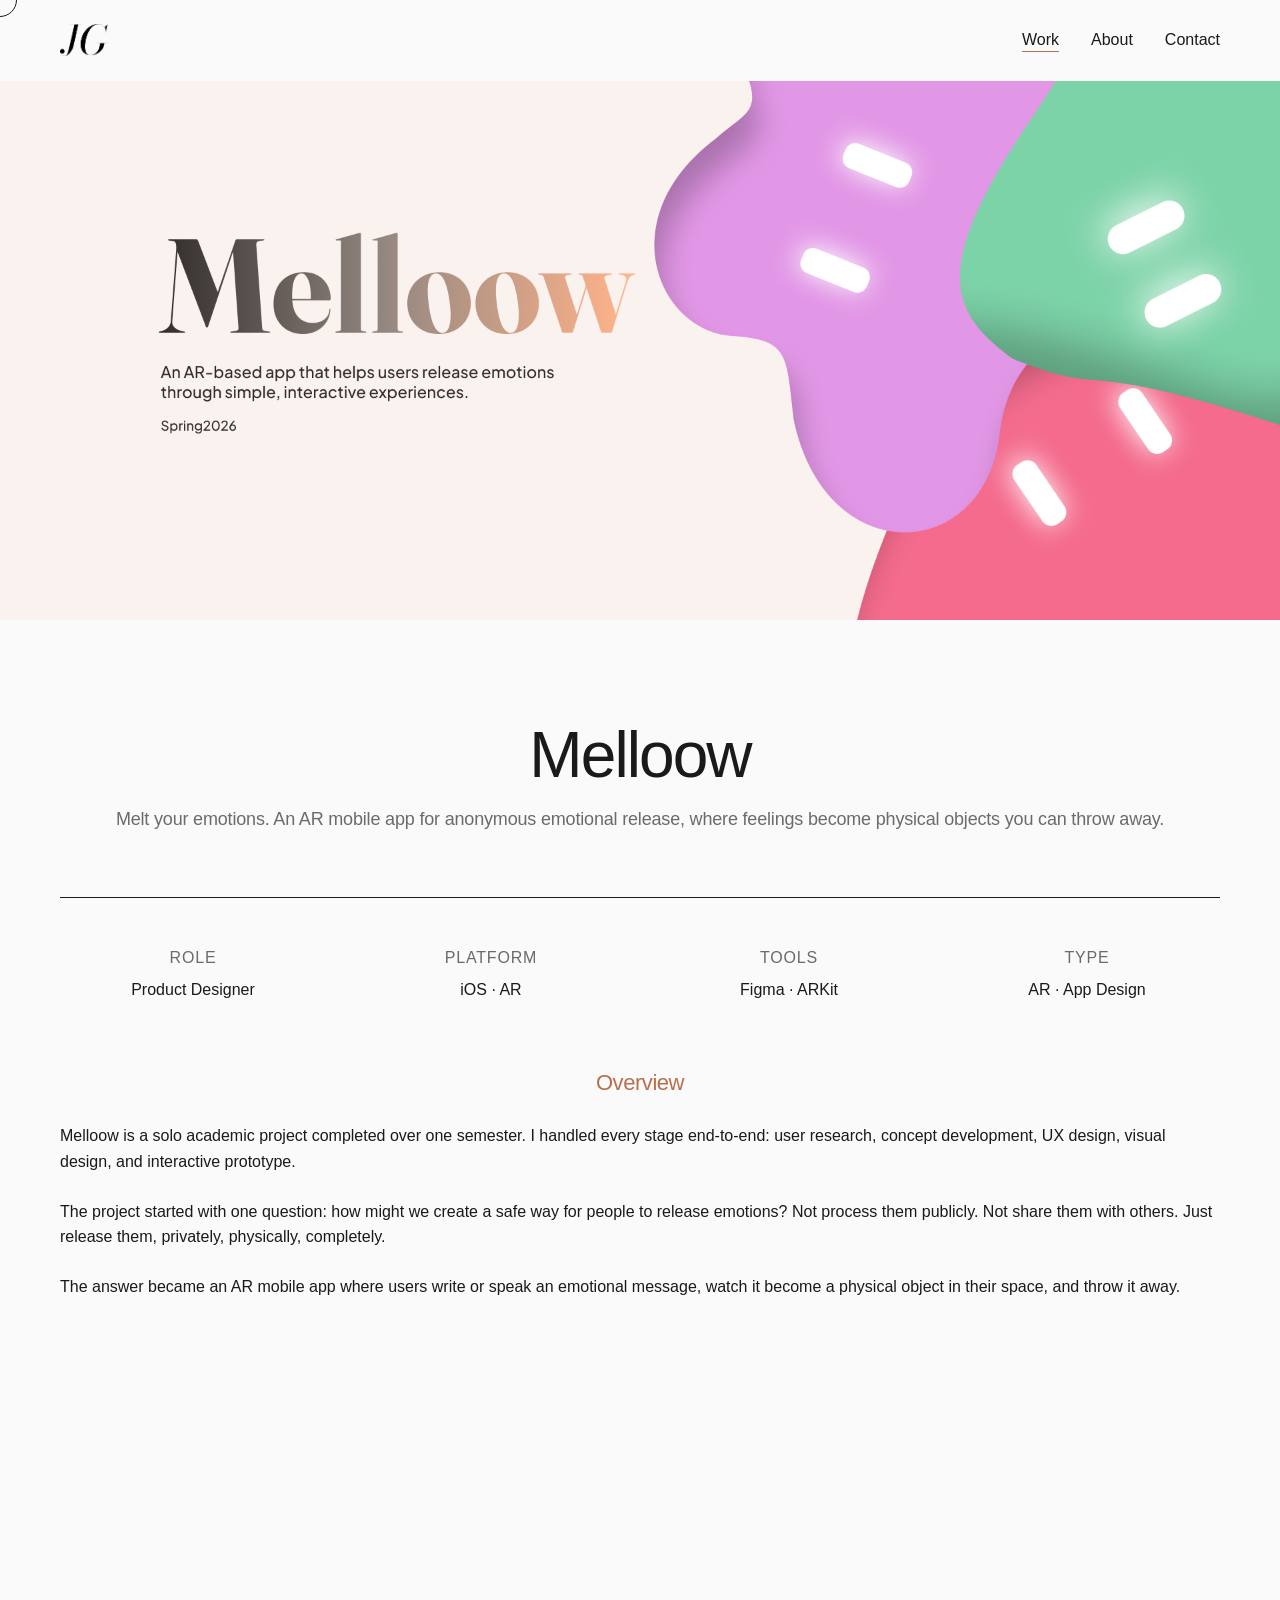
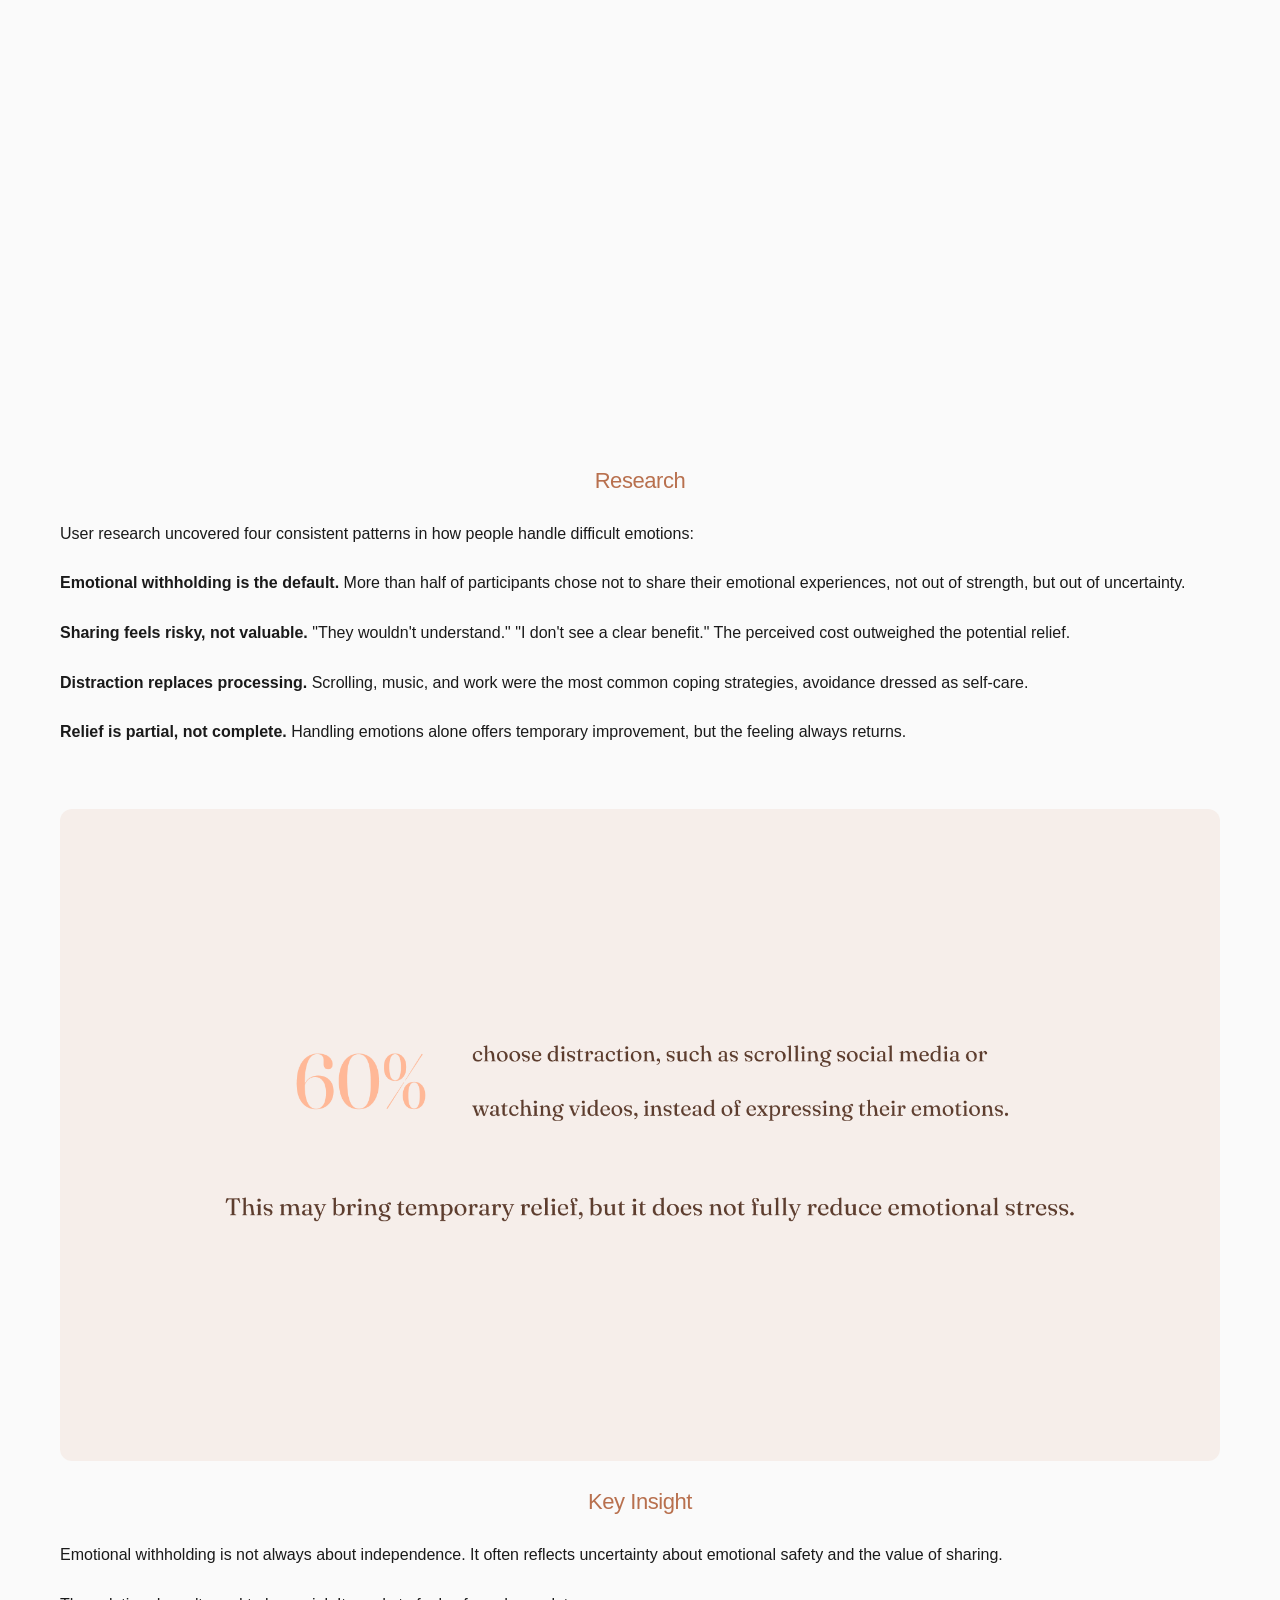
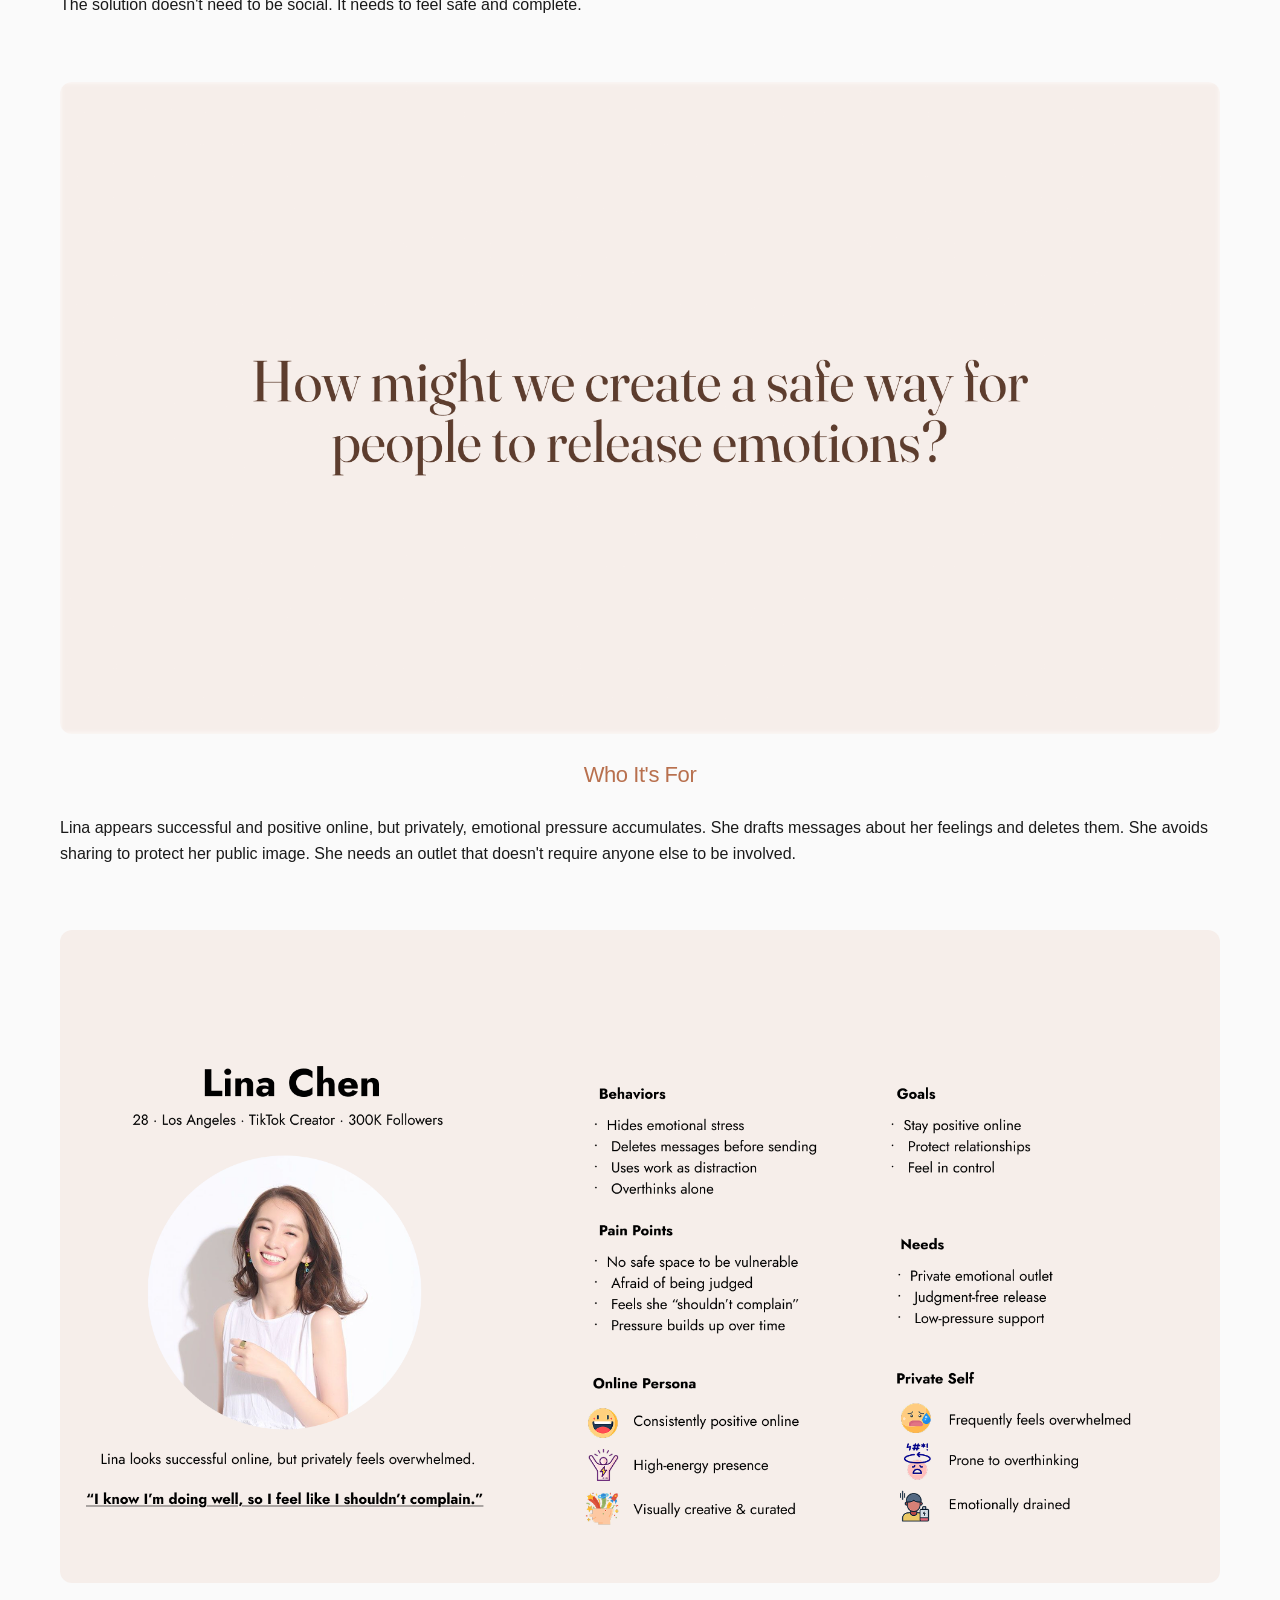
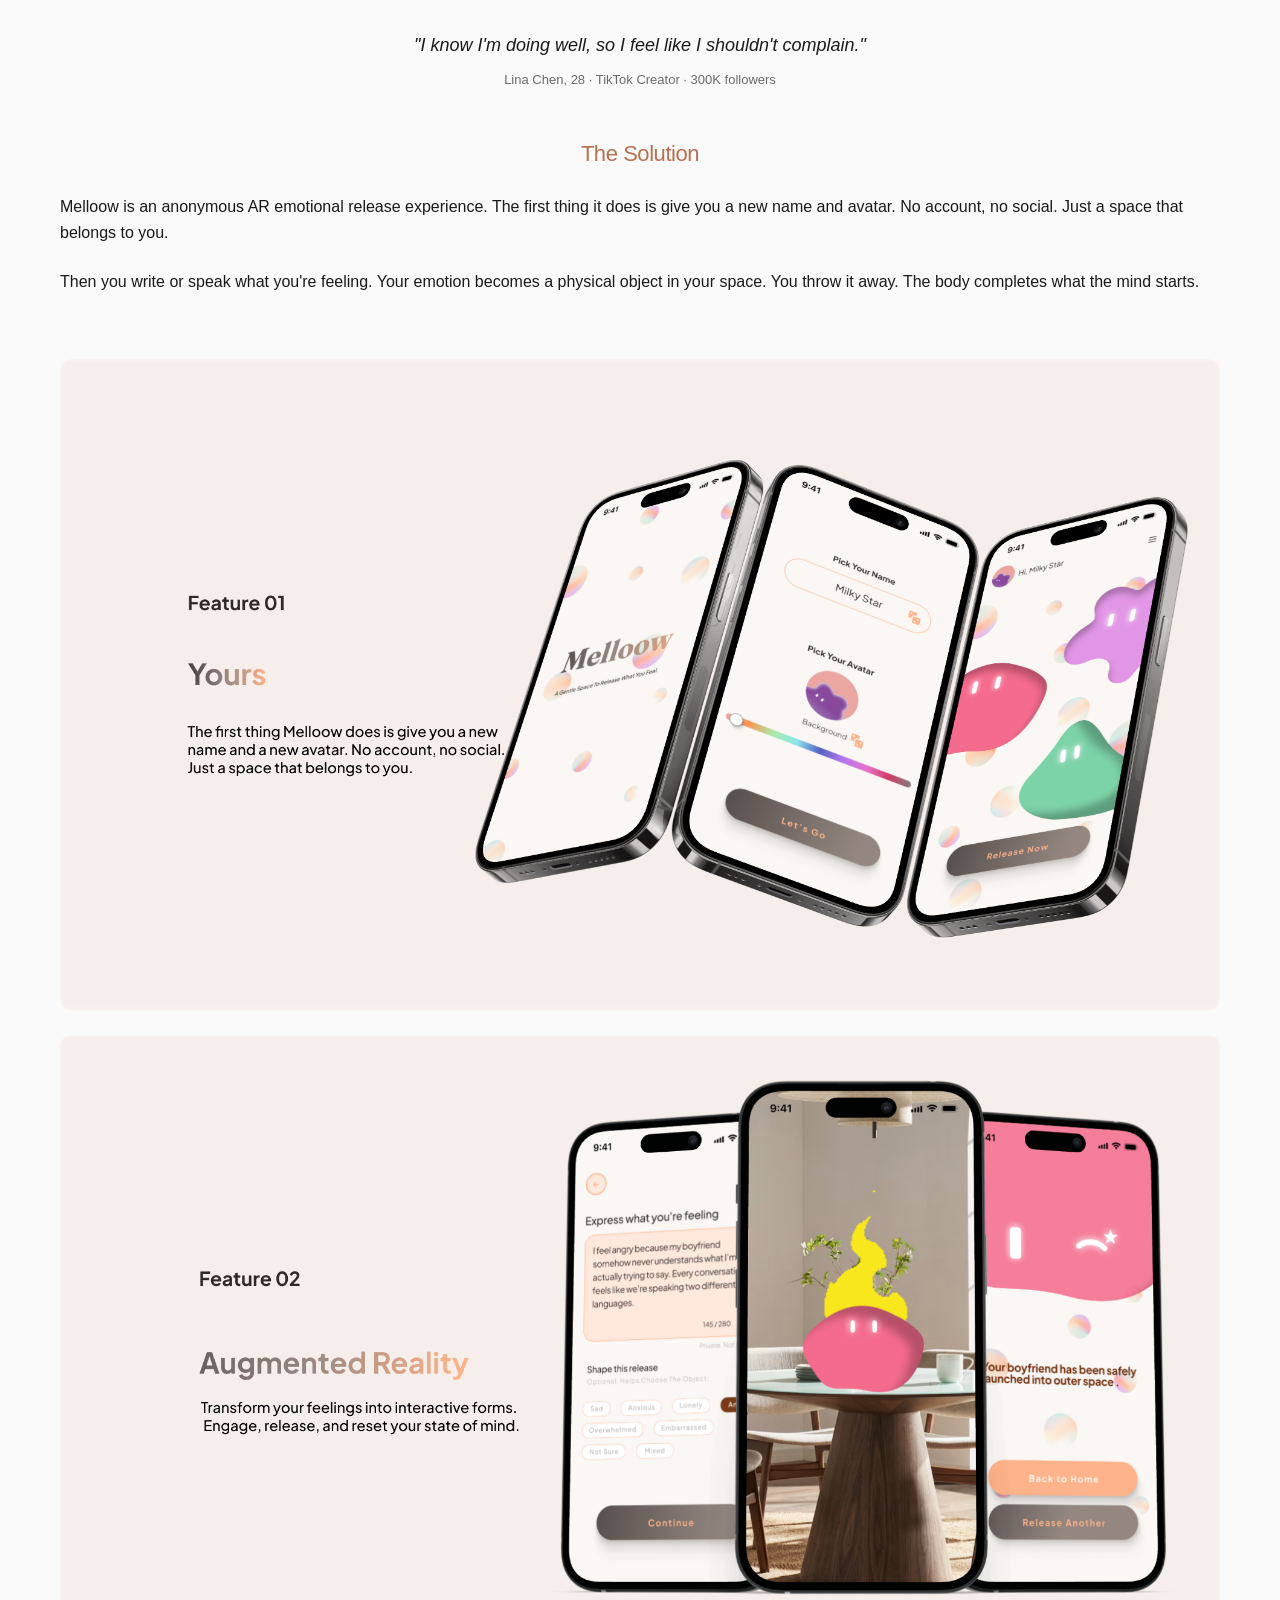
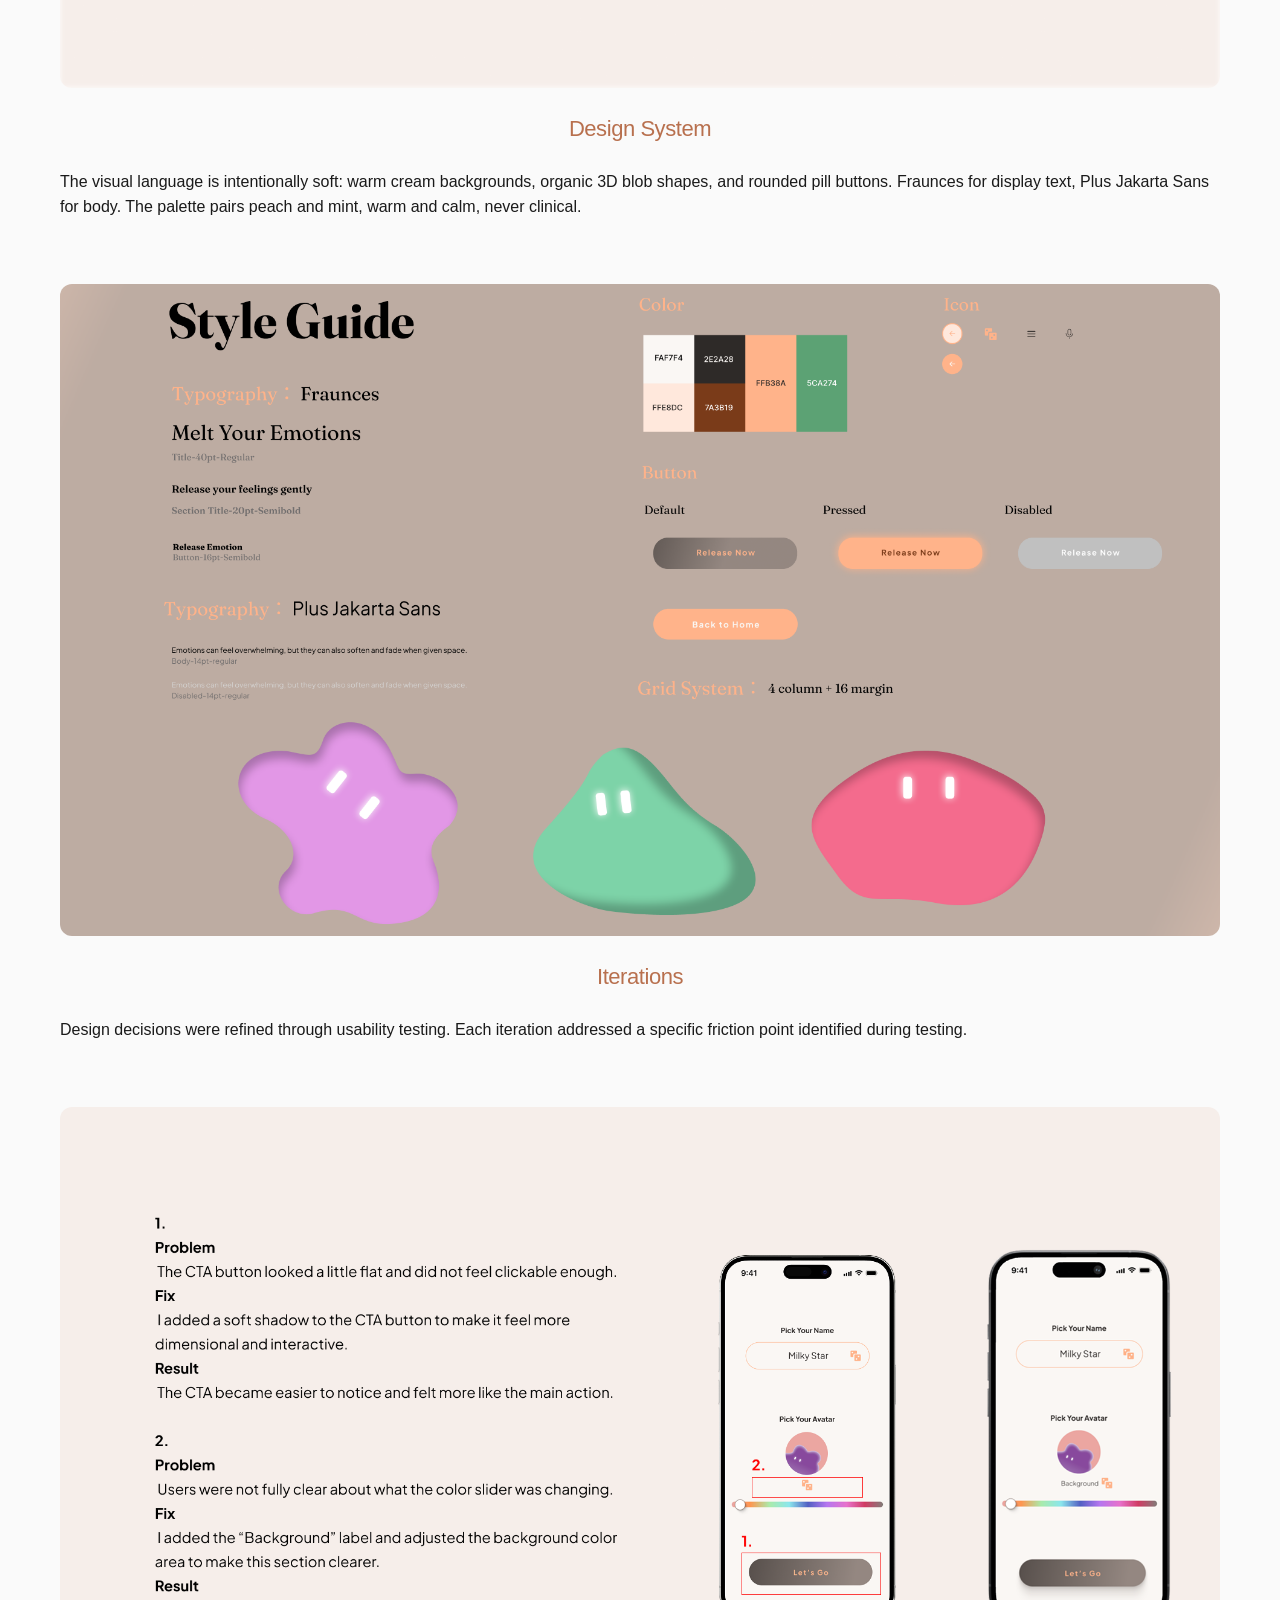
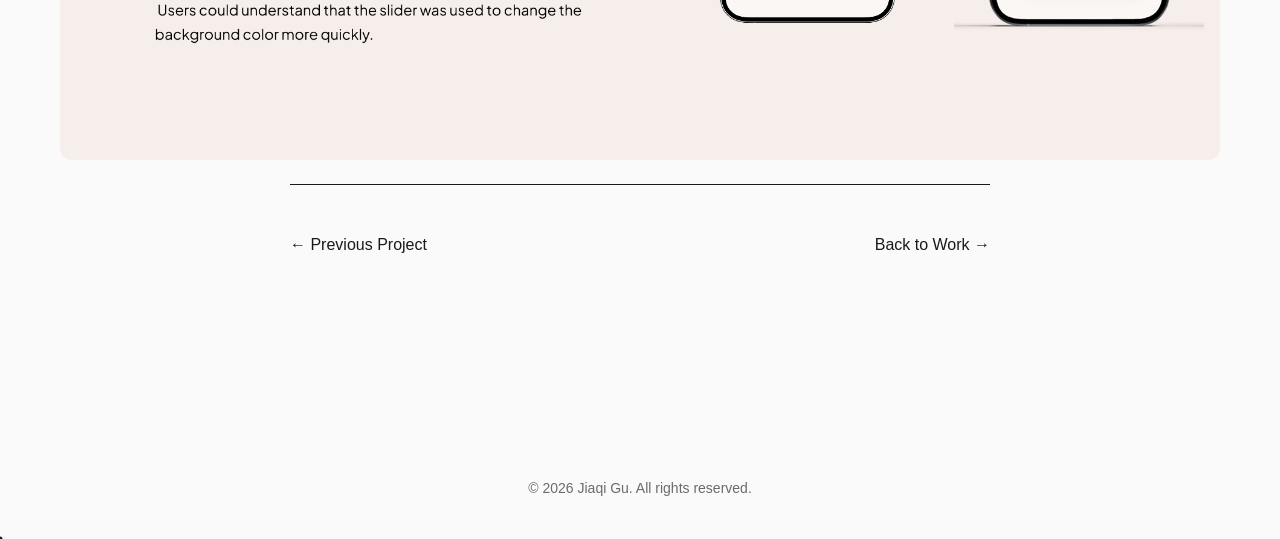
<file: project-4.html>
<!DOCTYPE html>
<html lang="en">
<head>
    <meta charset="UTF-8">
    <meta name="viewport" content="width=device-width, initial-scale=1.0">
    <title>Melloow | Jiaqi Gu</title>
    <link rel="icon" type="image/png" href="images/favicon.png">
    <link rel="preconnect" href="https://fonts.googleapis.com">
    <link rel="preconnect" href="https://fonts.gstatic.com" crossorigin>
    <link rel="stylesheet" href="styles.css">
    <style>
        .project-hero {
            width: 100%;
            aspect-ratio: 16 / 7;
            overflow: hidden;
            margin-top: 60px;
        }
        .project-hero img {
            width: 100%;
            height: 100%;
            object-fit: cover;
            display: block;
        }

        .img-placeholder {
            width: 100%;
            background: rgba(26, 26, 26, 0.05);
            border: 1.5px dashed rgba(26, 26, 26, 0.18);
            border-radius: 12px;
            display: flex;
            flex-direction: column;
            align-items: center;
            justify-content: center;
            gap: 6px;
            padding: 40px 24px;
            margin: 24px 0;
            text-align: center;
        }
        .img-placeholder span { font-family: var(--font-body); color: var(--text-secondary); font-size: 13px; }
        .img-placeholder .placeholder-label {
            font-size: 10px;
            letter-spacing: 0.12em;
            text-transform: uppercase;
            color: var(--text-light);
            margin-top: 4px;
        }
        .img-placeholder.hero-placeholder {
            aspect-ratio: 16 / 7;
            border-radius: 0;
            margin: 0;
            border: none;
            background: rgba(26, 26, 26, 0.07);
        }
        .img-placeholder.wide { aspect-ratio: 16 / 5; }
        .img-placeholder.tall { aspect-ratio: 4 / 3; }
        .img-placeholder.phone { aspect-ratio: 9 / 16; }
        .img-placeholder.video { aspect-ratio: 16 / 9; }

        .screenshots-row {
            display: grid;
            grid-template-columns: repeat(3, 1fr);
            gap: 16px;
            margin: 24px 0;
        }
        .screenshots-row-2 {
            display: grid;
            grid-template-columns: repeat(2, 1fr);
            gap: 16px;
            margin: 24px 0;
        }
        @media (max-width: 768px) {
            .screenshots-row,
            .screenshots-row-2 {
                grid-template-columns: 1fr;
                gap: 12px;
            }
        }

        .quote-block {
            padding: 0;
            margin: 48px 0;
        }
        .quote-block p {
            font-family: var(--font-body);
            font-size: 18px;
            font-style: italic;
            color: var(--text-primary);
            line-height: 1.6;
        }
        .quote-block cite {
            display: block;
            margin-top: 10px;
            font-size: 13px;
            color: var(--text-secondary);
            font-style: normal;
        }

        .project-section-title { color: #B8704E; }
        [id^="section-"] { scroll-margin-top: 100px; }

        body { background-color: #FAFAFA !important; }
        .navbar { background-color: #FAFAFA !important; }
        .footer { background-color: #FAFAFA !important; }
    </style>
</head>
<body>
    <nav class="navbar">
        <div class="container">
            <div class="nav-brand">
                <a href="index.html"><img src="images/logo.png" alt="Jiaqi Gu" class="nav-logo"></a>
            </div>
            <ul class="nav-menu">
                <li><a href="index.html" class="nav-link" data-section="work">Work</a></li>
                <li><a href="index.html#about" class="nav-link" data-section="about">About</a></li>
                <li><a href="https://mail.google.com/mail/?view=cm&fs=1&to=jiaqig15@gmail.com" target="_blank" class="nav-link">Contact</a></li>
            </ul>
            <div class="hamburger">
                <span></span>
                <span></span>
                <span></span>
            </div>
        </div>
    </nav>

    <div class="project-hero">
        <img src="images/emotional.png" alt="Melloow">
    </div>

    <main class="project-detail-section">
        <div class="container">

            <header class="project-header">
                <h1 class="project-detail-title">Melloow</h1>
                <p class="project-detail-subtitle">Melt your emotions. An AR mobile app for anonymous emotional release, where feelings become physical objects you can throw away.</p>
            </header>

            <div class="project-meta">
                <div class="project-meta-item">
                    <h3>Role</h3>
                    <p>Product Designer</p>
                </div>
                <div class="project-meta-item">
                    <h3>Platform</h3>
                    <p>iOS · AR</p>
                </div>
                <div class="project-meta-item">
                    <h3>Tools</h3>
                    <p>Figma · ARKit</p>
                </div>
                <div class="project-meta-item">
                    <h3>Type</h3>
                    <p>AR · App Design</p>
                </div>
            </div>

            <div class="project-content">

                <div class="project-text" id="section-overview">
                    <h2 class="project-section-title">Overview</h2>
                    <p class="project-paragraph">
                        Melloow is a solo academic project completed over one semester. I handled every stage end-to-end: user research, concept development, UX design, visual design, and interactive prototype.
                    </p>
                    <p class="project-paragraph">
                        The project started with one question: how might we create a safe way for people to release emotions? Not process them publicly. Not share them with others. Just release them, privately, physically, completely.
                    </p>
                    <p class="project-paragraph">
                        The answer became an AR mobile app where users write or speak an emotional message, watch it become a physical object in their space, and throw it away.
                    </p>
                </div>

                <div style="position:relative;width:100%;aspect-ratio:16/9;margin:48px 0;border-radius:12px;overflow:hidden;">
                    <iframe style="position:absolute;top:0;left:0;width:100%;height:100%;" src="https://www.youtube.com/embed/c-0AY4qOaQY" title="Melloow Demo" frameborder="0" allow="accelerometer; autoplay; clipboard-write; encrypted-media; gyroscope; picture-in-picture" allowfullscreen></iframe>
                </div>

                <div class="project-text" id="section-research">
                    <h2 class="project-section-title">Research</h2>
                    <p class="project-paragraph">
                        User research uncovered four consistent patterns in how people handle difficult emotions:
                    </p>
                    <p class="project-paragraph">
                        <strong>Emotional withholding is the default.</strong> More than half of participants chose not to share their emotional experiences, not out of strength, but out of uncertainty.
                    </p>
                    <p class="project-paragraph">
                        <strong>Sharing feels risky, not valuable.</strong> "They wouldn't understand." "I don't see a clear benefit." The perceived cost outweighed the potential relief.
                    </p>
                    <p class="project-paragraph">
                        <strong>Distraction replaces processing.</strong> Scrolling, music, and work were the most common coping strategies, avoidance dressed as self-care.
                    </p>
                    <p class="project-paragraph">
                        <strong>Relief is partial, not complete.</strong> Handling emotions alone offers temporary improvement, but the feeling always returns.
                    </p>
                </div>

                <img src="images/melloow/3.png" alt="60% distraction stat" style="width:100%;border-radius:12px;margin:24px 0;border:none;display:block;">

                <div class="project-text" id="section-insight">
                    <h2 class="project-section-title">Key Insight</h2>
                    <p class="project-paragraph">
                        Emotional withholding is not always about independence. It often reflects uncertainty about emotional safety and the value of sharing.
                    </p>
                    <p class="project-paragraph">
                        The solution doesn't need to be social. It needs to feel safe and complete.
                    </p>
                </div>

                <img src="images/melloow/4.png" alt="How might we create a safe way for people to release emotions" style="width:100%;border-radius:12px;margin:24px 0;border:none;display:block;">

                <div class="project-text" id="section-persona">
                    <h2 class="project-section-title">Who It's For</h2>
                    <p class="project-paragraph">
                        Lina appears successful and positive online, but privately, emotional pressure accumulates. She drafts messages about her feelings and deletes them. She avoids sharing to protect her public image. She needs an outlet that doesn't require anyone else to be involved.
                    </p>
                </div>

                <img src="images/melloow/2.png" alt="Lina Chen persona" style="width:100%;border-radius:12px;margin:24px 0;border:none;display:block;">

                <div class="quote-block">
                    <p>"I know I'm doing well, so I feel like I shouldn't complain."</p>
                    <cite>Lina Chen, 28 · TikTok Creator · 300K followers</cite>
                </div>

                <div class="project-text" id="section-solution">
                    <h2 class="project-section-title">The Solution</h2>
                    <p class="project-paragraph">
                        Melloow is an anonymous AR emotional release experience. The first thing it does is give you a new name and avatar. No account, no social. Just a space that belongs to you.
                    </p>
                    <p class="project-paragraph">
                        Then you write or speak what you're feeling. Your emotion becomes a physical object in your space. You throw it away. The body completes what the mind starts.
                    </p>
                </div>

                <img src="images/melloow/5.png" alt="Feature 01: Yours" style="width:100%;border-radius:12px;margin:24px 0;border:none;display:block;">
                <img src="images/melloow/6.png" alt="Feature 02: Augmented Reality" style="width:100%;border-radius:12px;margin:24px 0;border:none;display:block;">

                <div class="project-text" id="section-design">
                    <h2 class="project-section-title">Design System</h2>
                    <p class="project-paragraph">
                        The visual language is intentionally soft: warm cream backgrounds, organic 3D blob shapes, and rounded pill buttons. Fraunces for display text, Plus Jakarta Sans for body. The palette pairs peach and mint, warm and calm, never clinical.
                    </p>
                </div>

                <img src="images/melloow/7.png" alt="Style Guide" style="width:100%;border-radius:12px;margin:24px 0;border:none;display:block;">

                <div class="project-text" id="section-iterations">
                    <h2 class="project-section-title">Iterations</h2>
                    <p class="project-paragraph">
                        Design decisions were refined through usability testing. Each iteration addressed a specific friction point identified during testing.
                    </p>
                </div>

                <img src="images/melloow/8.png" alt="Design iterations" style="width:100%;border-radius:12px;margin:24px 0;border:none;display:block;">

            </div>

            <div class="project-navigation">
                <a href="project-3.html" class="project-nav-link">← Previous Project</a>
                <a href="index.html" class="project-nav-link">Back to Work →</a>
            </div>

        </div>
    </main>

    <footer class="footer">
        <div class="container">
            <p>© <span id="current-year">2024</span> Jiaqi Gu. All rights reserved.</p>
        </div>
    </footer>

    <script src="script.js"></script>
</body>
</html>
</file>
<file: styles.css>
/* Awards list in About */
.about-award-item {
    display: flex;
    align-items: flex-start;
    gap: 10px;
    margin-bottom: 14px;
}

.about-award-item svg {
    margin-top: 3px;
    flex-shrink: 0;
}

.about-award-title {
    font-size: 0.9rem;
    font-weight: 500;
    color: var(--text-primary);
    margin-bottom: 2px;
}

.about-award-sub {
    font-size: 0.8rem;
    color: var(--text-secondary);
}

/* Custom cursor */
body, a, button { cursor: none; }

.cursor-dot {
    position: fixed;
    width: 5px;
    height: 5px;
    background: var(--text-primary);
    border-radius: 50%;
    pointer-events: none;
    z-index: 9999;
    transform: translate(-50%, -50%);
    transition: opacity 0.3s, transform 0.15s ease;
}

.cursor-dot.hidden { transform: translate(-50%, -50%) scale(0); }

.cursor-ring {
    position: fixed;
    width: 34px;
    height: 34px;
    border: 1.5px solid var(--text-primary);
    border-radius: 50%;
    pointer-events: none;
    z-index: 9998;
    transform: translate(-50%, -50%);
    display: flex;
    align-items: center;
    justify-content: center;
    overflow: hidden;
    transition: width  0.35s cubic-bezier(0.23, 1, 0.32, 1),
                height 0.35s cubic-bezier(0.23, 1, 0.32, 1),
                background 0.35s ease,
                border-color 0.35s ease,
                opacity 0.3s;
}

.cursor-ring.view {
    width: 80px;
    height: 80px;
    background: transparent;
}

.cursor-ring.hover {
    width: 48px;
    height: 48px;
}

.cursor-label {
    font-size: 11px;
    font-weight: 500;
    letter-spacing: 0.06em;
    color: var(--text-primary);
    opacity: 0;
    transition: opacity 0.2s ease;
    white-space: nowrap;
    text-transform: uppercase;
}

.cursor-ring.view .cursor-label { opacity: 1; }

/* Award badge on work card */
.work-item-award {
    display: inline-flex;
    align-items: center;
    gap: 6px;
    margin-top: 16px;
    font-size: 0.75rem;
    color: var(--accent);
    letter-spacing: 0.02em;
}

/* Particle canvas */
.particle-canvas {
    position: absolute;
    inset: 0;
    pointer-events: none;
    z-index: 2;
}

/* Holographic shimmer overlay */
.holo-overlay {
    position: absolute;
    inset: 0;
    pointer-events: none;
    opacity: 0;
    border-radius: inherit;
    z-index: 2;
    mix-blend-mode: screen;
    transition: opacity 0.4s ease;
}

/* Card 3D tilt */
.work-item {
    will-change: transform;
    transform-style: preserve-3d;
}

.card-shine {
    position: absolute;
    inset: 0;
    border-radius: inherit;
    pointer-events: none;
    opacity: 0;
    transition: opacity 0.35s ease;
    z-index: 3;
}

/* Reset and Base Styles */
* {
    margin: 0;
    padding: 0;
    box-sizing: border-box;
}

@keyframes pageFadeIn {
    from { opacity: 0; }
    to   { opacity: 1; }
}

body {
    animation: pageFadeIn 0.25s ease;
}


:root {
    /* Color Variables */
    --text-primary: #1A1A1A;
    --text-secondary: #6B6B6B;
    --text-light: #AAAAAA;
    --bg-primary: #FAFAFA;
    --accent: #B8704E;
    
    /* Font Variables */
    --font-heading: 'Geist', -apple-system, BlinkMacSystemFont, 'Segoe UI', Roboto, sans-serif;
    --font-body: 'Geist', -apple-system, BlinkMacSystemFont, 'Segoe UI', Roboto, 'Helvetica Neue', Arial, sans-serif;
}


html {
    scroll-behavior: smooth;
}

body {
    font-family: var(--font-body);
    color: var(--text-primary);
    line-height: 1.5;
    background-color: var(--bg-primary);
    font-size: 16px;
    -webkit-font-smoothing: antialiased;
    -moz-osx-font-smoothing: grayscale;
}

/* Headings use Space Grotesk */
h1, h2, h3, h4, h5, h6,
.work-title,
.page-title,
.project-detail-title,
.project-section-title,
.nav-brand,
.work-item-title,
.work-category-title {
    font-family: var(--font-heading);
}

.container {
    max-width: 1200px;
    margin: 0 auto;
    padding: 0 20px;
}

/* Navigation */
.navbar {
    position: fixed;
    top: 0;
    left: 0;
    right: 0;
    background-color: transparent;
    z-index: 1000;
    padding: 24px 0;
    border-bottom: 1px solid transparent;
    transition: background-color 0.4s ease, border-color 0.3s ease;
}

@media (hover: none) {
    .navbar {
        background-color: rgba(250, 250, 250, 0.75);
        backdrop-filter: blur(12px);
        -webkit-backdrop-filter: blur(12px);
    }
}

.navbar.scrolled {
    background-color: var(--bg-primary);
    border-bottom-color: rgba(26, 26, 26, 0.1);
}

.navbar .container {
    display: flex;
    justify-content: space-between;
    align-items: center;
    padding: 0 20px;
}

.nav-brand {
    font-size: 16px;
    font-weight: 400;
    display: flex;
    align-items: center;
    gap: 16px;
}

.nav-brand a {
    color: var(--text-primary);
    text-decoration: none;
    display: flex;
    align-items: center;
}

.nav-logo {
    height: 32px;
    width: auto;
    display: block;
}


.nav-menu {
    display: flex;
    list-style: none;
    gap: 32px;
}

.nav-link {
    text-decoration: none;
    color: var(--text-primary);
    font-weight: 400;
    font-size: 16px;
    position: relative;
}

.nav-link::after {
    content: '';
    position: absolute;
    bottom: -4px;
    left: 0;
    width: 0;
    height: 1px;
    background-color: var(--text-primary);
    transition: width 0.2s ease;
}

.nav-link:hover::after,
.nav-link.active::after {
    width: 100%;
    background-color: var(--accent);
}

.hamburger {
    display: none;
    flex-direction: column;
    cursor: pointer;
    gap: 4px;
}

.hamburger span {
    width: 24px;
    height: 1px;
    background-color: var(--text-primary);
    transition: all 0.3s ease;
}

/* Page fade-in on load */
main {
    animation: page-fade-in 0.35s ease both;
}

@keyframes page-fade-in {
    from { opacity: 0; }
    to   { opacity: 1; }
}

/* Work Section */
.work-section {
    padding-top: 0;
    padding-bottom: 80px;
}

.hero-section {
    display: flex;
    align-items: center;
    margin-bottom: 0;
    min-height: calc(100svh - 160px);
    padding: 100px 0 100px;
    position: relative;
    z-index: 0;
    overflow: hidden;
}

.hero-section::before {
    content: '';
    position: absolute;
    top: 0;
    left: 0;
    right: 0;
    height: 200px;
    background: linear-gradient(to bottom, var(--bg-primary), transparent);
    pointer-events: none;
    z-index: 4;
}

.hero-section::after {
    content: '';
    position: absolute;
    bottom: 0;
    left: 0;
    right: 0;
    height: 200px;
    background: linear-gradient(to bottom, transparent, var(--bg-primary));
    pointer-events: none;
    z-index: 4;
}

.hero-inner {
    display: grid;
    grid-template-columns: auto 380px;
    align-items: center;
    justify-content: center;
    gap: 64px;
    width: 100%;
    position: relative;
    z-index: 3;
}

.hero-name {
    font-family: 'Bodoni Moda', Georgia, serif;
    font-style: italic;
    font-weight: 300;
    font-size: clamp(80px, 14vw, 180px);
    line-height: 0.92;
    letter-spacing: -0.02em;
    color: var(--text-primary);
    animation: fade-up 0.6s ease 0.05s both;
}

.hero-role-label {
    font-size: 12px;
    font-weight: 400;
    letter-spacing: 0.18em;
    text-transform: uppercase;
    color: var(--text-secondary);
    margin-bottom: 14px;
    animation: fade-up 0.6s ease 0.2s both;
}

.hero-rule {
    width: 36px;
    height: 1px;
    background: var(--accent);
    margin-bottom: 20px;
    animation: fade-up 0.6s ease 0.28s both;
}

.hero-bio {
    font-size: 17px;
    font-weight: 400;
    color: var(--text-secondary);
    line-height: 1.75;
    margin-bottom: 28px;
    animation: fade-up 0.6s ease 0.35s both;
}

.hero-right .social-links {
    animation: fade-up 0.6s ease 0.5s both;
    justify-content: flex-start;
    margin-bottom: 0;
}

/* Gradient mesh blobs */
.hero-blob {
    position: absolute;
    border-radius: 50%;
    pointer-events: none;
    filter: blur(72px);
    z-index: 0;
    transition: filter 0.6s ease;
}

.hero-section.blob-hover .hero-blob {
    filter: blur(44px);
}

.hero-glow {
    position: absolute;
    width: 480px;
    height: 480px;
    border-radius: 50%;
    background: radial-gradient(circle, rgba(80, 110, 220, 0.10) 0%, transparent 70%);
    pointer-events: none;
    transform: translate(-50%, -50%);
    transition: opacity 0.3s ease;
    opacity: 0;
    z-index: 0;
}


.hero-content {
    max-width: 640px;
    text-align: center;
    position: relative;
    z-index: 1;
    display: none;
}

@keyframes fade-up {
    from {
        opacity: 0;
        transform: translateY(20px);
    }
    to {
        opacity: 1;
        transform: translateY(0);
    }
}

.hero-content .work-intro-name {
    animation: fade-up 0.6s ease both;
    animation-delay: 0.05s;
}

.hero-content .work-intro-role {
    animation: fade-up 0.6s ease both;
    animation-delay: 0.2s;
}

.hero-content .work-intro {
    animation: fade-up 0.6s ease both;
    animation-delay: 0.35s;
}

.hero-content .social-links {
    animation: fade-up 0.6s ease both;
    animation-delay: 0.5s;
}

.work-intro-name {
    margin-bottom: 12px;
}

.work-intro-role {
    font-size: 13px;
    font-weight: 400;
    text-transform: uppercase;
    letter-spacing: 0.12em;
    color: var(--text-secondary);
    margin-bottom: 24px;
}

p.work-intro-name strong {
    font-size: 80px;
    font-weight: 700;
    letter-spacing: -0.03em;
    line-height: 1.1;
}

.hero-photo {
    width: 300px;
    height: 300px;
    border-radius: 50%;
    object-fit: cover;
    display: block;
}

.work-title {
    font-size: 64px;
    font-weight: 400;
    margin-bottom: 24px;
    letter-spacing: -0.03em;
    line-height: 1.1;
}

.work-intro {
    font-size: 20px;
    color: var(--text-primary);
    margin-bottom: 16px;
    line-height: 1.6;
    max-width: 600px;
}

.work-intro:last-child {
    margin-bottom: 32px;
}

.work-intro strong {
    font-weight: 700;
    font-size: 20px;
}


.work-category {
    transition: opacity 0.3s ease, transform 0.3s ease;
}

.work-list {
    display: flex;
    flex-direction: column;
    gap: 48px;
}

.work-list.show-all-grid {
    display: grid !important;
    grid-template-columns: 1fr 1fr !important;
    column-gap: 20px !important;
    row-gap: 40px !important;
}

.work-list.show-all-grid > .work-category {
    display: contents !important;
}

.work-list.show-all-grid .work-item-full,
.work-list.show-all-grid .work-category-items {
    display: contents !important;
    grid-template-columns: none !important;
    gap: 0 !important;
}

.work-list.show-all-grid article {
    display: block !important;
    width: 100% !important;
    height: 100% !important;
    grid-column: auto !important;
    grid-row: auto !important;
}

.work-list.show-all-grid .work-item {
    width: 100% !important;
    height: 100% !important;
}

.work-list.show-all-grid .work-item-featured {
    aspect-ratio: unset !important;
}

.work-item-content-featured {
    border-top: none !important;
}

.work-category {
    width: 100%;
}

.work-category-title {
    font-size: 18px;
    font-weight: 600;
    color: var(--text-primary);
    margin-bottom: 24px;
    text-transform: uppercase;
    letter-spacing: 0.1em;
}

.work-category-items {
    display: grid;
    grid-template-columns: 1fr 1fr;
    gap: 24px;
    align-items: stretch;
}

.work-list.show-all-grid .work-category-items {
    display: contents !important;
    grid-template-columns: none;
}

.work-item-full {
    display: grid;
    grid-template-columns: 1fr 1fr;
    gap: 24px;
}

.work-list.show-all-grid .work-item-full {
    display: contents !important;
    grid-template-columns: none;
}

.work-item-full > article {
    grid-column: 1;
    width: 100%;
    max-width: none;
}

.work-list.show-all-grid .work-item-full > article {
    grid-column: auto !important;
}

.work-item {
    padding: 40px;
    border: none;
    aspect-ratio: 5 / 6;
    display: flex;
    align-items: center;
    justify-content: center;
    transition: opacity 0.2s ease;
    width: 100%;
    position: relative;
    overflow: hidden;
}

.work-item:hover {
    opacity: 0.6;
}

.work-item.tilt-enabled:hover {
    opacity: 1;
}

@media (hover: none) {
    .work-item:active {
        transform: scale(0.97);
        transition: transform 0.12s ease;
    }
}

.work-item-with-media:hover {
    opacity: 1;
}

.work-item-with-media:hover .work-item-media-container {
    transform: scale(1.04);
}

.work-link {
    text-decoration: none;
    color: var(--text-primary);
    display: flex;
    align-items: center;
    justify-content: center;
    width: 100%;
    height: 100%;
    text-align: center;
}

.work-item-title {
    font-size: 18px;
    font-weight: 400;
    letter-spacing: -0.02em;
    line-height: 1.4;
    text-align: center;
    margin: 0;
    width: 100%;
}

/* Page Sections */
.page-section {
    padding-top: 100px;
    padding-bottom: 80px;
}

/* About section entrance animation */
.about-fade {
    opacity: 0;
    transform: translateY(20px);
    transition: opacity 0.6s ease, transform 0.6s ease;
}

.about-fade.visible {
    opacity: 1;
    transform: translateY(0);
}

.page-title {
    font-size: 64px;
    font-weight: 400;
    margin-bottom: 48px;
    letter-spacing: -0.03em;
    line-height: 1.1;
}

/* About Section */
.about-layout {
    display: grid;
    grid-template-columns: 1fr 280px;
    gap: 80px;
    align-items: start;
}

.about-photo {
    width: 100%;
    aspect-ratio: 3 / 4;
    object-fit: cover;
    object-position: top;
    display: block;
    border-radius: 12px;
}

.about-text {
    font-size: 16px;
    color: var(--text-primary);
    margin-bottom: 24px;
    line-height: 1.6;
}

.about-text:last-child {
    margin-bottom: 0;
}

.about-section {
    margin-top: 40px;
}

.about-section-label {
    font-size: 11px;
    font-weight: 400;
    text-transform: uppercase;
    letter-spacing: 0.12em;
    color: var(--accent);
    margin-bottom: 12px;
}

.about-tools-list {
    list-style: none;
    padding: 0;
    margin: 0;
}

.about-tools-list li {
    font-size: 16px;
    color: var(--text-primary);
    line-height: 1.6;
    padding-left: 16px;
    position: relative;
    margin-bottom: 4px;
}

.about-tools-list li::before {
    content: '—';
    position: absolute;
    left: 0;
    color: var(--accent);
}

.about-edu-item {
    font-size: 16px;
    color: var(--text-primary);
    line-height: 1.6;
    margin-bottom: 6px;
}

.about-edu-item:last-child {
    margin-bottom: 0;
}

.social-links {
    display: flex;
    gap: 24px;
    align-items: center;
    justify-content: center;
    margin-bottom: 48px;
}

.social-text-link {
    font-size: 14px;
    color: var(--text-primary);
    text-decoration: none;
    position: relative;
    transition: opacity 0.2s ease;
}

.social-text-link:hover {
    opacity: 0.6;
}

.social-text-link::after {
    content: '';
    position: absolute;
    bottom: -2px;
    left: 0;
    width: 0;
    height: 1px;
    background-color: var(--text-primary);
    transition: width 0.2s ease;
}

.social-text-link:hover::after {
    width: 100%;
}

.about-contact {
    display: flex;
    align-items: center;
    gap: 16px;
    margin-top: 40px;
}

.about-email {
    font-size: 14px;
    color: var(--text-secondary);
    text-decoration: none;
    border-bottom: 1px solid var(--text-light);
    transition: color 0.2s ease, border-color 0.2s ease;
}

.about-email:hover {
    color: var(--accent);
    border-bottom-color: var(--accent);
}

.about-icon-link {
    display: flex;
    align-items: center;
    justify-content: center;
    width: 42px;
    height: 42px;
    border: 1px solid var(--text-primary);
    border-radius: 50%;
    color: var(--text-primary);
    text-decoration: none;
    transition: background-color 0.2s ease, color 0.2s ease;
}

.about-icon-link:hover {
    background-color: var(--text-primary);
    color: var(--bg-primary);
}

.resume-download {
    margin-top: 16px;
}

@media (max-width: 768px) {
    .about-layout {
        grid-template-columns: 1fr;
        gap: 40px;
    }

    .about-photo-col {
        order: -1;
        display: flex;
        justify-content: center;
    }

    .about-photo {
        width: 160px;
        aspect-ratio: 1;
        border-radius: 50%;
    }
}



/* Buttons */
.btn {
    display: inline-block;
    padding: 12px 24px;
    text-decoration: none;
    font-weight: 400;
    font-size: 16px;
    color: var(--text-primary);
    border: 1px solid var(--text-primary);
    background-color: transparent;
    transition: background-color 0.22s ease, color 0.22s ease, transform 0.22s ease;
}

.btn:hover {
    background-color: var(--text-primary);
    color: var(--bg-primary);
    transform: translateY(-2px);
}

/* Project Detail Section */
.project-detail-section {
    padding-top: 100px;
    padding-bottom: 80px;
}

.project-detail-section .container {
    display: flex;
    flex-direction: column;
    align-items: center;
}

.project-back {
    margin-bottom: 40px;
    align-self: flex-start;
    width: 100%;
    text-align: left;
}

.back-link {
    font-size: 16px;
    color: var(--text-primary);
    text-decoration: none;
    position: relative;
}

.back-link::after {
    content: '';
    position: absolute;
    bottom: -2px;
    left: 0;
    width: 0;
    height: 1px;
    background-color: var(--text-primary);
    transition: width 0.2s ease;
}

.back-link:hover::after {
    width: 100%;
}

.project-header {
    margin-bottom: 64px;
    text-align: center;
    width: 100%;
}

.project-detail-title {
    font-size: 64px;
    font-weight: 400;
    margin-bottom: 16px;
    letter-spacing: -0.03em;
    line-height: 1.1;
    text-align: center;
}

.project-detail-subtitle {
    font-size: 18px;
    color: var(--text-secondary);
    font-weight: 400;
    letter-spacing: -0.01em;
}

.project-content {
    max-width: 100%;
    width: 100%;
    text-align: center;
}

.project-image-full {
    width: 100%;
    margin-bottom: 64px;
}

.project-image-placeholder {
    width: 100%;
    height: 400px;
    background-color: #f5f5f5;
    display: flex;
    align-items: center;
    justify-content: center;
    color: var(--text-secondary);
    font-size: 18px;
}

.project-text {
    margin-bottom: 64px;
}

.project-section-title {
    font-size: 22px;
    font-weight: 400;
    margin-bottom: 24px;
    margin-top: 48px;
    letter-spacing: -0.02em;
    text-align: center;
}

.project-section-title:first-child {
    margin-top: 0;
}

.project-paragraph {
    font-size: 16px;
    color: var(--text-primary);
    line-height: 1.6;
    margin-bottom: 24px;
    text-align: left;
}

.project-paragraph:last-child {
    margin-bottom: 0;
}

.project-list {
    font-size: 16px;
    color: var(--text-primary);
    line-height: 1.6;
    margin-bottom: 24px;
    text-align: left;
    padding-left: 24px;
    list-style-type: disc;
}

.project-list li {
    margin-bottom: 8px;
}

.project-list li:last-child {
    margin-bottom: 0;
}

.project-meta {
    display: grid;
    grid-template-columns: repeat(auto-fit, minmax(150px, 1fr));
    gap: 32px;
    padding-top: 48px;
    width: 100%;
    border-top: 1px solid var(--text-primary);
    margin-bottom: 64px;
    width: 100%;
    max-width: 100%;
    text-align: center;
}

.project-meta-item h3 {
    font-size: 16px;
    font-weight: 400;
    color: var(--text-secondary);
    margin-bottom: 8px;
    text-transform: uppercase;
    letter-spacing: 0.05em;
}

.project-meta-item p {
    font-size: 16px;
    color: var(--text-primary);
    line-height: 1.5;
}

.project-navigation {
    display: flex;
    justify-content: space-between;
    padding-top: 48px;
    border-top: 1px solid var(--text-primary);
    width: 100%;
    max-width: 700px;
}

.project-nav-link {
    font-size: 16px;
    color: var(--text-primary);
    text-decoration: none;
    position: relative;
}

.project-nav-link::after {
    content: '';
    position: absolute;
    bottom: -2px;
    left: 0;
    width: 0;
    height: 1px;
    background-color: var(--text-primary);
    transition: width 0.2s ease;
}

.project-nav-link:hover::after {
    width: 100%;
}

/* Back to Top */
.back-to-top {
    position: fixed;
    bottom: 32px;
    right: 32px;
    width: 48px;
    height: 48px;
    display: flex;
    align-items: center;
    justify-content: center;
    background-color: var(--text-primary);
    color: var(--bg-primary);
    border: none;
    border-radius: 50%;
    cursor: pointer;
    z-index: 999;
    opacity: 0;
    visibility: hidden;
    transition: opacity 0.3s ease, visibility 0.3s ease, transform 0.2s ease;
    box-shadow: 0 2px 12px rgba(0, 0, 0, 0.15);
}

.back-to-top.visible {
    opacity: 1;
    visibility: visible;
}

.back-to-top:hover {
    transform: translateY(-2px);
}

.back-to-top svg {
    width: 20px;
    height: 20px;
}

/* Footer */
.footer {
    padding: 60px 0 40px;
    margin-top: 80px;
    border-top: 1px solid transparent;
}

.footer p {
    font-size: 14px;
    color: var(--text-secondary);
    text-align: center;
}

/* Responsive Design */
@media (max-width: 768px) {
    .nav-menu {
        position: fixed;
        left: -100%;
        top: 72px;
        flex-direction: column;
        background-color: var(--bg-primary);
        width: 100%;
        padding: 24px;
        transition: left 0.3s ease;
        gap: 24px;
    }

    .nav-menu.active {
        left: 0;
    }

    .hamburger {
        display: flex;
    }

    .hamburger.active span:nth-child(1) {
        transform: rotate(45deg) translate(5px, 5px);
    }

    .hamburger.active span:nth-child(2) {
        opacity: 0;
    }

    .hamburger.active span:nth-child(3) {
        transform: rotate(-45deg) translate(7px, -6px);
    }

    .work-title,
    .page-title {
        font-size: 48px;
    }

    .work-list {
        gap: 32px;
    }

    .work-category-items {
        grid-template-columns: 1fr;
        gap: 24px;
    }

    .work-item-full {
        grid-template-columns: 1fr;
    }

    .work-item-full > article {
        grid-column: 1;
        width: 100%;
    }

    .resume-item-header {
        flex-direction: column;
        align-items: flex-start;
        gap: 8px;
    }

    .container {
        padding: 0 20px;
    }

    .work-section,
    .page-section {
        padding-top: 80px;
        padding-bottom: 60px;
    }

    .project-detail-title {
        font-size: 40px;
    }

    .project-image-placeholder {
        height: 300px;
    }

    .project-meta {
        grid-template-columns: 1fr;
        gap: 24px;
    }

    .project-navigation {
        flex-direction: column;
        gap: 16px;
    }
}

@media (max-width: 480px) {
    .work-title,
    .page-title {
        font-size: 40px;
    }

    .work-item {
        padding: 30px 20px;
    }
}

/* Project with Image/Video Layout */
.work-item-coming-soon {
    border-radius: 6px;
    border: 1.5px dashed var(--text-secondary);
    display: flex;
    align-items: center;
    justify-content: center;
    height: 100%;
    opacity: 0.45;
}

.coming-soon-content {
    text-align: center;
}

.coming-soon-label {
    font-size: 14px;
    letter-spacing: 0.08em;
    color: var(--text-secondary);
    margin: 0;
}

.work-item-with-media {
    padding: 0;
    flex-direction: column;
    overflow: hidden;
    display: flex;
    height: 100%;
    border-radius: 6px;
    background-color: rgba(255, 255, 255, 0.35);
    box-shadow: 0 2px 16px rgba(33, 40, 66, 0.07);
    transition: transform 0.3s ease, box-shadow 0.3s ease;
}


.work-item-media-container {
    width: 100%;
    height: 70%;
    background-size: cover;
    background-repeat: no-repeat;
    background-position: center;
    position: relative;
    overflow: hidden;
    transition: transform 0.4s ease;
}

.work-item-media-container video {
    width: 100%;
    height: 100%;
    object-fit: cover;
    display: block;
    position: absolute;
    top: 0;
    left: 0;
}

.work-item-content-container {
    width: 100%;
    height: 30%;
    min-height: 110px;
    display: flex;
    flex-direction: column;
    align-items: flex-start;
    justify-content: flex-start;
    padding: 18px 20px;
    gap: 6px;
    box-sizing: border-box;
}

.work-item-tag {
    font-size: 10px;
    font-weight: 500;
    letter-spacing: 0.14em;
    text-transform: uppercase;
    color: var(--accent);
    display: inline;
}
.work-item-tag + .work-item-tag { margin-left: 10px; }
.work-item-tag-ongoing {
    color: var(--text-secondary);
    opacity: 0.6;
}

.work-item-content-container .work-item-title {
    color: var(--text-primary);
    transition: color 0.2s ease;
    margin: 0;
    text-align: left;
    display: block;
    width: 100%;
    line-height: 1.3;
    font-size: 20px;
}

.work-item-subtitle {
    font-size: 13px;
    font-weight: 400;
    color: var(--text-secondary);
    transition: color 0.2s ease;
    margin: 0;
    text-align: left;
    display: block;
    width: 100%;
    line-height: 1.4;
}


.work-item-with-media:hover .work-item-content-container .work-item-title {
    color: var(--text-primary);
}

.work-item-with-media:hover .work-item-subtitle {
    color: var(--text-secondary);
}


.work-link-column {
    flex-direction: column;
    width: 100%;
    height: 100%;
    display: flex;
}

/* Featured full-row card (project 1) */
.work-list.show-all-grid > .work-category-featured article {
    grid-column: 1 / -1 !important;
    aspect-ratio: 16 / 7 !important;
}

/* All other cards: uniform 16:9 */
.work-list.show-all-grid > .work-category:not(.work-category-featured) article {
    aspect-ratio: 16 / 9 !important;
}

/* Coming soon: same 16:9 */
.work-list.show-all-grid > [data-category="coming-soon"] article {
    aspect-ratio: 16 / 9 !important;
}

/* Solo card: span full row */
.work-list.show-all-grid > .work-category.work-category-solo article {
    grid-column: 1 / -1 !important;
    aspect-ratio: 16 / 4 !important;
}

.work-link-row {
    display: flex;
    flex-direction: row;
    width: 100%;
    height: 100%;
    text-align: left;
}

.work-link-row .work-item-media-container {
    width: 60%;
    height: 100%;
    flex-shrink: 0;
}

.work-link-row .work-item-content-container {
    width: 40%;
    height: 100%;
    align-items: flex-start;
    justify-content: center;
    text-align: left;
    padding: 40px;
}

.work-link-row .work-item-content-container .work-item-title {
    text-align: left;
    font-size: clamp(24px, 2.8vw, 40px);
    line-height: 1.2;
    letter-spacing: -0.02em;
    font-weight: 300;
}

.work-link-row .work-item-subtitle {
    text-align: left;
}

/* Responsive adjustments */
@media (max-width: 768px) {
    .hero-section {
        flex-direction: column;
        align-items: center;
        text-align: center;
        gap: 40px;
        margin-bottom: 0;
    }

    .hero-right {
        display: flex;
        flex-direction: column;
        align-items: center;
        text-align: center;
    }

    .hero-content {
        max-width: 100%;
    }

    .hero-photo {
        width: 200px;
        height: 200px;
    }

    .work-title {
        font-size: 48px;
    }

    .work-intro {
        font-size: 18px;
    }

    .work-intro-name strong {
        font-size: 40px;
    }
}

/* Solo cards on small screens: fixed image height instead of aspect-ratio */
@media (max-width: 860px) {
    .work-list.show-all-grid > .work-category.work-category-solo article {
        aspect-ratio: unset !important;
        height: auto !important;
    }
    .work-list.show-all-grid > .work-category.work-category-solo .work-item-media-container {
        height: 220px !important;
        width: 100% !important;
    }
    .work-list.show-all-grid > .work-category.work-category-solo .work-item-content-container {
        height: auto !important;
        min-height: 0 !important;
    }
}

/* Medium viewports: stack featured card before text gets cramped */
@media (max-width: 860px) {
    .work-list.show-all-grid > .work-category-featured article,
    .work-list.show-all-grid article.work-item-featured,
    .work-list.show-all-grid .work-item.work-item-featured,
    .work-list.show-all-grid .work-item-with-media.work-item-featured {
        aspect-ratio: unset !important;
        height: auto !important;
        overflow: visible !important;
    }
    .work-link-row {
        flex-direction: column !important;
        height: auto !important;
    }
    .work-link-row .work-item-media-container {
        width: 100% !important;
        height: 280px !important;
        flex-shrink: 0;
    }
    .work-link-row .work-item-content-container {
        width: 100% !important;
        height: auto !important;
        min-height: 0 !important;
        padding: 24px 28px !important;
        align-items: flex-start;
        justify-content: flex-start !important;
        text-align: left;
        overflow: visible !important;
    }
    .work-link-row .work-item-content-container .work-item-title,
    .work-link-row .work-item-subtitle {
        text-align: left;
        white-space: normal !important;
        overflow: visible !important;
        text-overflow: unset !important;
    }
}

/* Mobile: single column cards */
@media (max-width: 600px) {
    .work-list.show-all-grid {
        grid-template-columns: 1fr !important;
        gap: 16px !important;
    }

    .work-list.show-all-grid .work-item {
        aspect-ratio: 16 / 9 !important;
    }

    /* Tighten image height and padding on small phones */
    .work-link-row .work-item-media-container {
        height: 200px !important;
    }
    .work-link-row .work-item-content-container {
        padding: 18px 20px !important;
    }

    .work-intro-name strong {
        font-size: 36px;
    }

    .project-detail-title {
        font-size: 32px;
    }

    .hero-section {
        min-height: unset;
        padding: 100px 0 80px;
        margin-bottom: 0;
    }
}

/* Hero responsive */
@media (max-width: 1024px) {
    .hero-inner {
        grid-template-columns: 1fr;
        gap: 40px;
    }
    .hero-right { max-width: 480px; }
    .hero-right .social-links { justify-content: flex-start; }
}

@media (max-width: 600px) {
    .hero-name { font-size: clamp(64px, 17vw, 90px); }
    .hero-section { min-height: 60vh; }
}

/* iPad: keep 2 columns, tighten spacing */
@media (min-width: 601px) and (max-width: 1024px) {
    .work-list.show-all-grid {
        column-gap: 20px !important;
        row-gap: 40px !important;
    }

    .work-intro-name strong {
        font-size: 48px;
    }
}

/* ── Mobile responsive fixes ───────────────────────────── */

/* Collapse project screenshot grids on mobile */
@media (max-width: 768px) {
    .screenshots-row {
        grid-template-columns: 1fr;
        gap: 12px;
    }
    .screenshots-row-2 {
        grid-template-columns: 1fr;
        gap: 12px;
    }
}

/* Smaller title on phones */
@media (max-width: 480px) {
    .project-detail-title {
        font-size: 30px;
    }
    .container {
        padding: 0 16px;
    }
}
</file>
